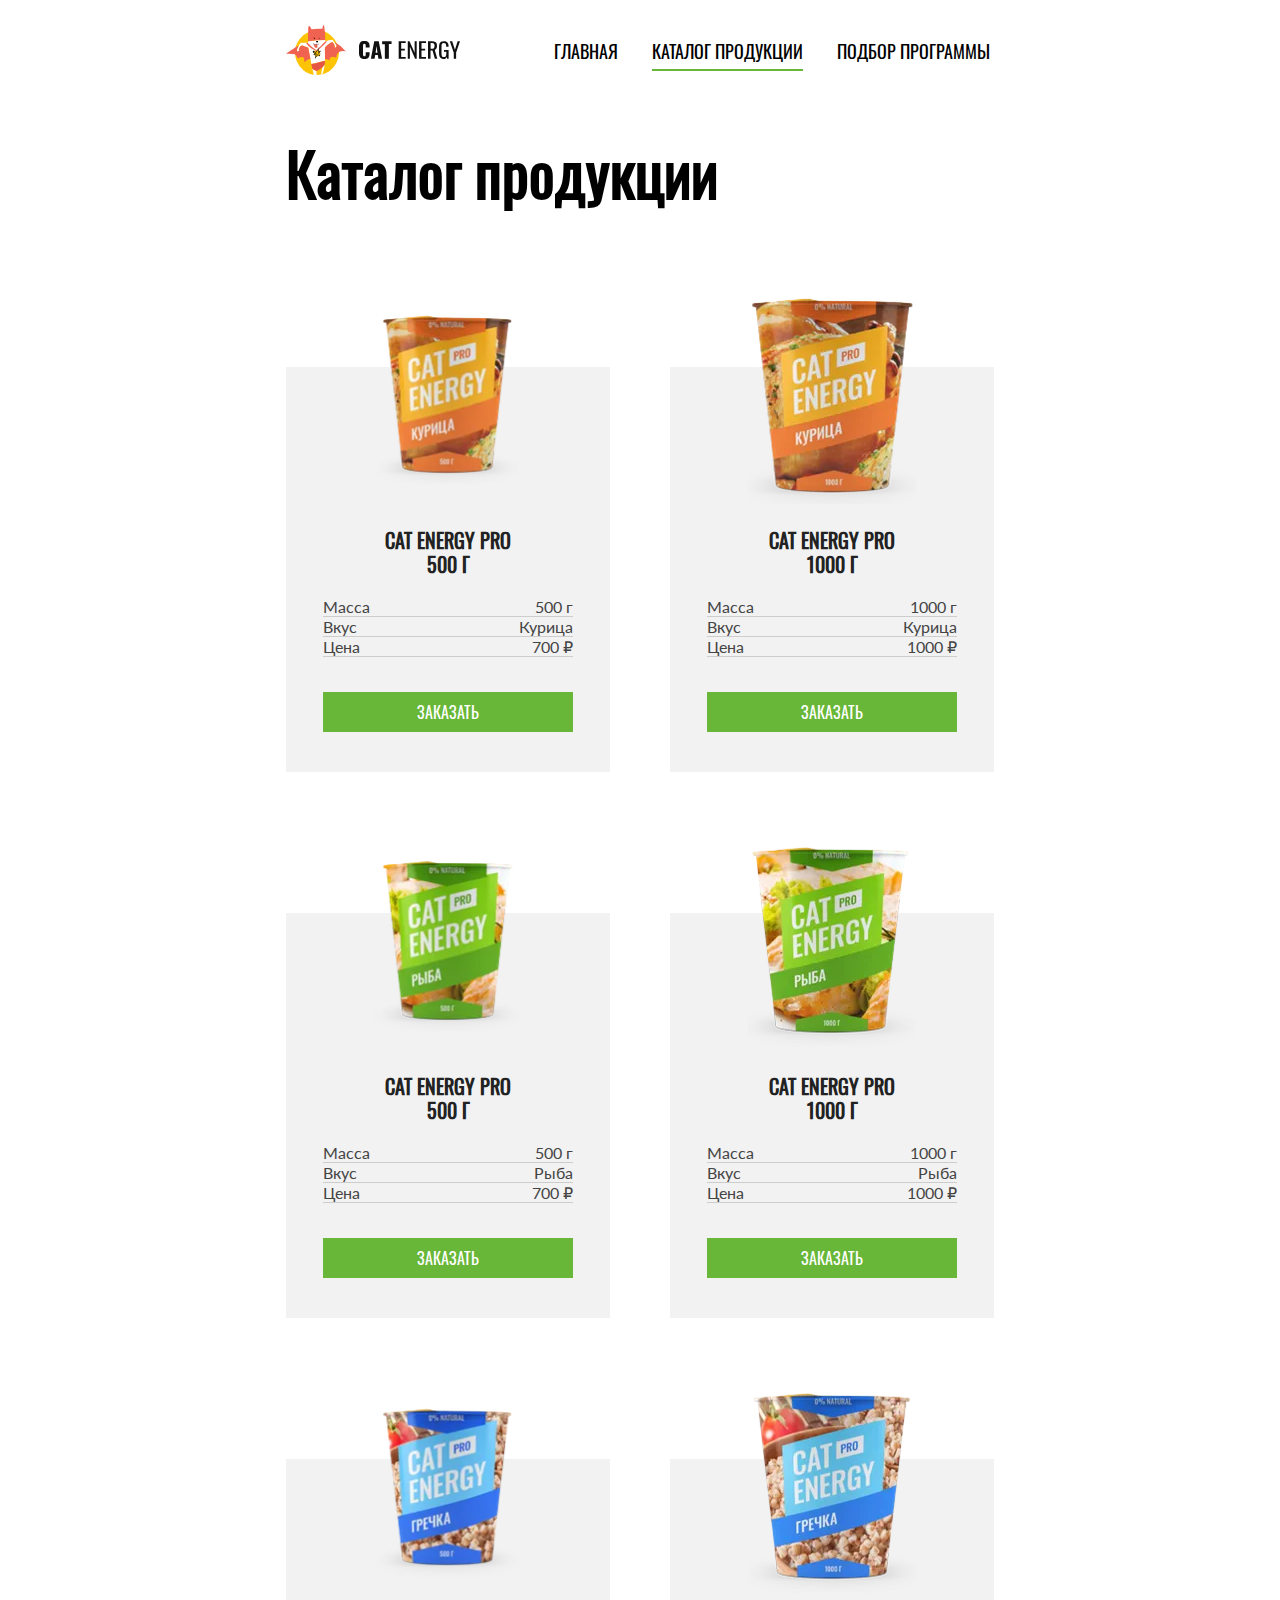
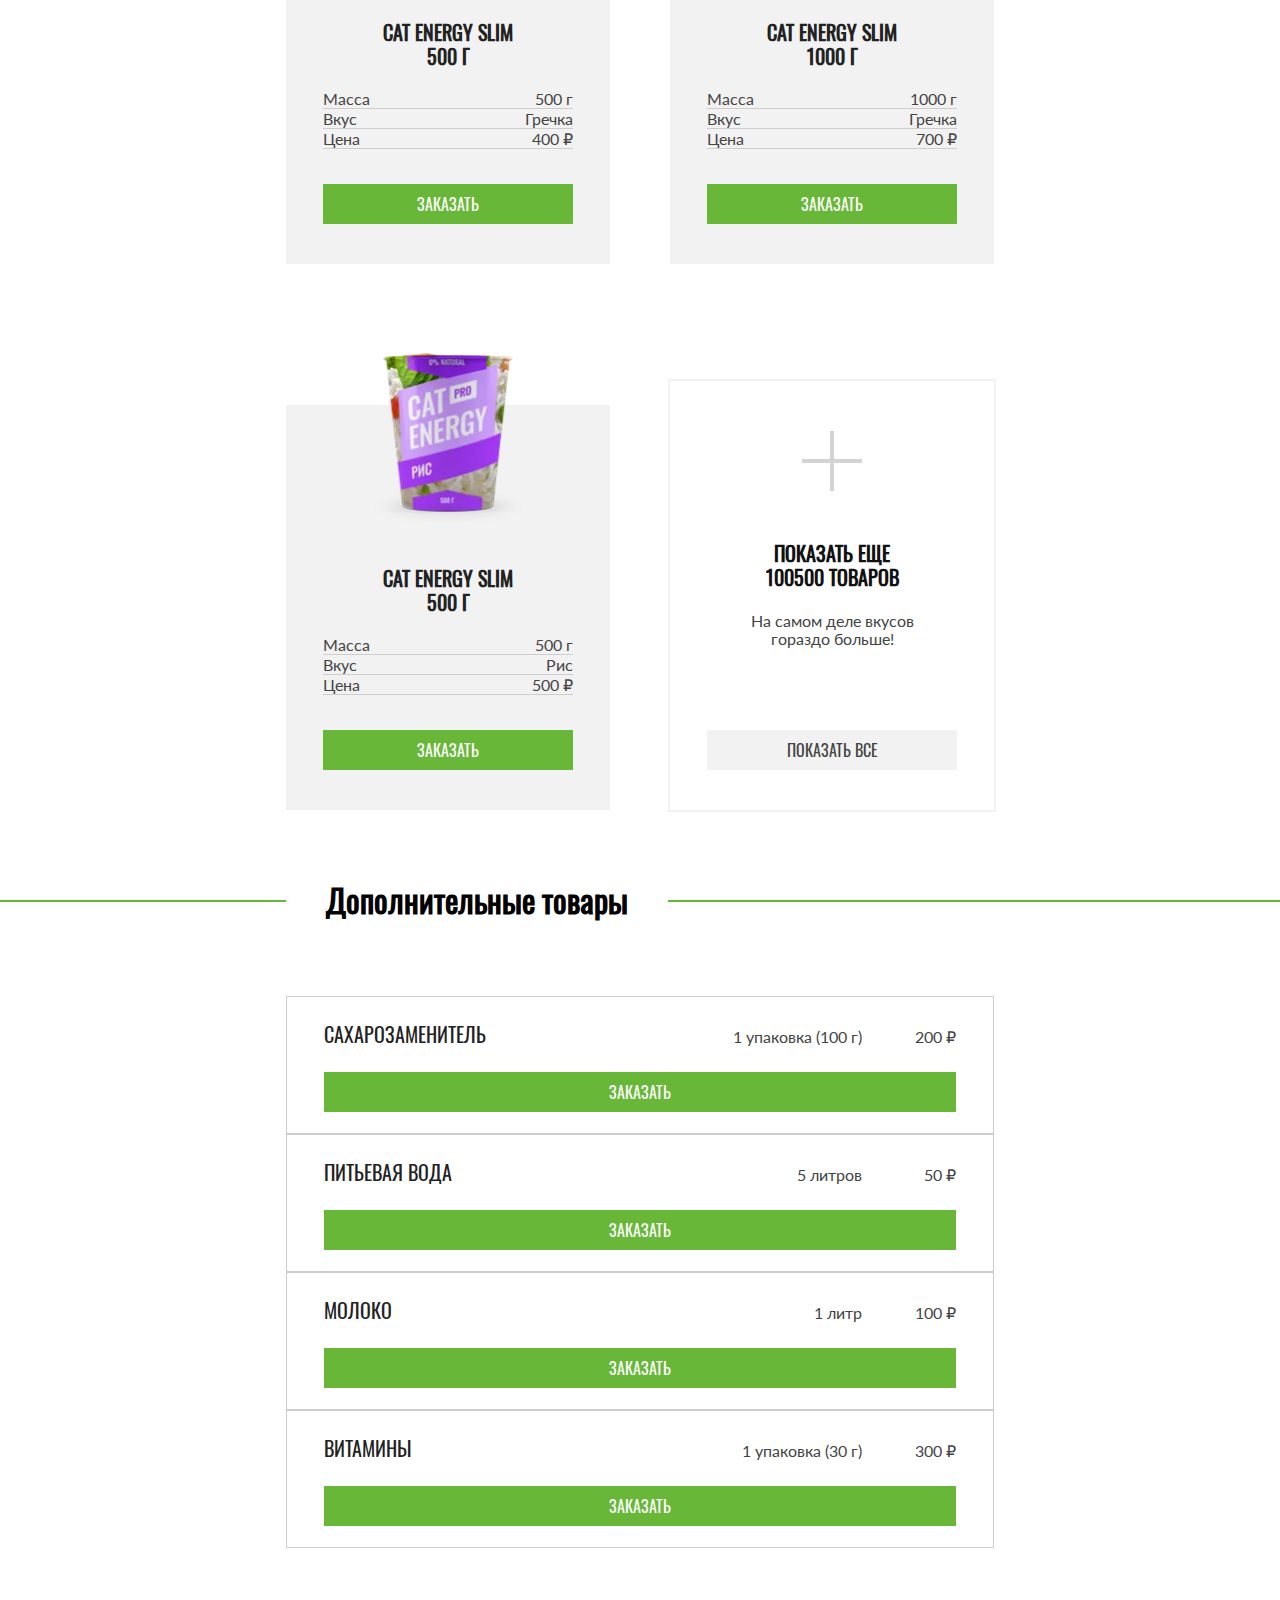
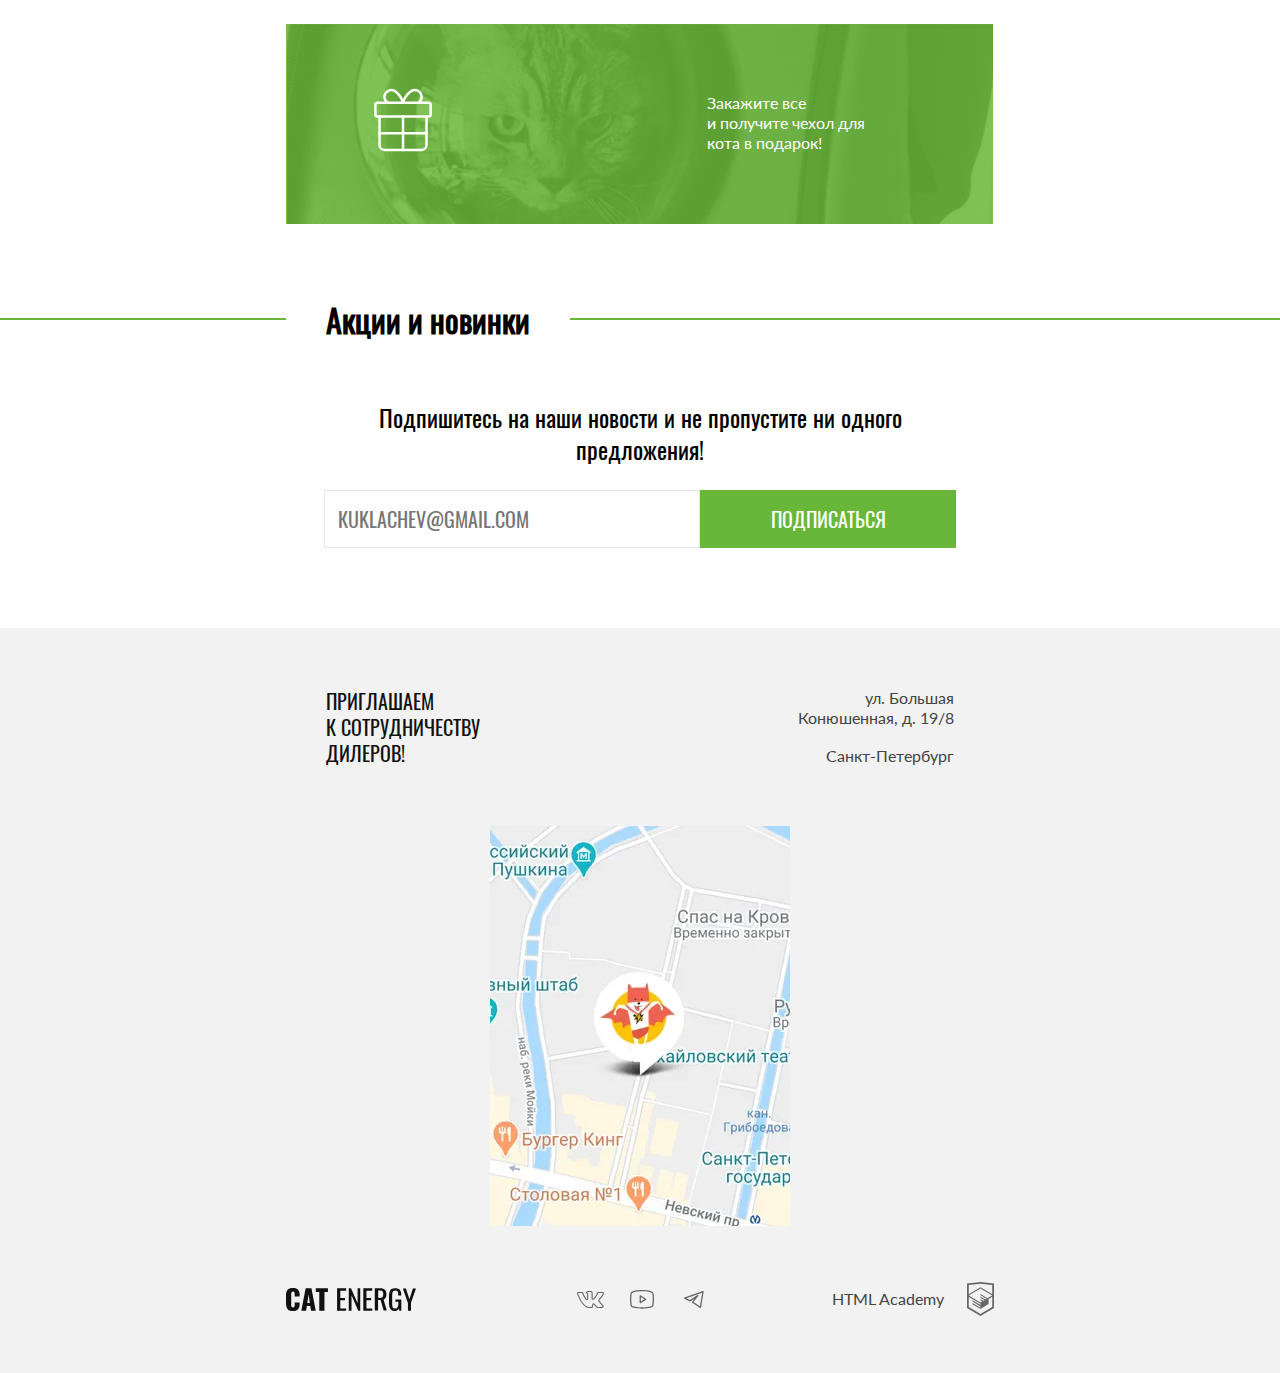
<file: 1/catalog.html>
<!DOCTYPE html><html class="page" lang="ru"><head><meta charset="UTF-8"><title>Cat-Energy</title><meta name="viewport" content="width=device-width,initial-scale=1"><link rel="icon" href="favicon.ico"><link rel="icon" href="favicons/icon.svg" type="image/svg+xml"><link rel="apple-touch-icon" href="favicons/apple.png"><link rel="manifest" href="manifest.webmanifest"><link rel="stylesheet" href="styles/styles.css"><script src="scripts/index.js" defer="defer"></script></head><body class="page__body"><header class="main-header main-header--catalog"><div class="main-header__container"><a class="main-header__logo-link logo" href="index.html"><picture><source media="(min-width: 1440px)" srcset="images/content-site/image-logo/logo-desktop.svg" width="70" height="59" type="image/svg+xml"><source media="(min-width: 768px)" srcset="images/content-site/image-logo/logo-tablet.svg" width="60" height="50" type="image/svg+xml"><img class="logo__image" src="images/content-site/image-logo/logo-mobile.svg" width="33" height="38" alt="Логотип магазина Кет-Энерджи"></picture><img class="logo__text" src="images/content-site/image-logo/logo-text.svg" width="101" height="18" alt="Текстовый логотип магазина Кет-Энерджи"></a><nav class="main-nav main-nav--closed main-nav--nojs main-nav--catalog"><button class="main-nav__toggle" type="button"><span class="visually-hidden">Открыть меню</span></button><ul class="main-nav__list"><li class="main-nav__item"><a class="main-nav__link main-nav__link--catalog" href="index.html">Главная</a></li><li class="main-nav__item main-nav__item--current"><a class="main-nav__link main-nav__link--catalog link" href="catalog.html">Каталог продукции</a></li><li class="main-nav__item"><a class="main-nav__link main-nav__link--catalog link" href="#">Подбор программы</a></li></ul></nav></div></header><main class="main-container"><section class="product-catalog"><div class="product-catalog__container"><h1 class="product-catalog__title">Каталог продукции</h1><ul class="card-list"><li class="card-list__item product-card"><div class="product-card__image-wrapper"><a class="product-card__link" href="#"><picture><source media="(min-width: 1440px)" width="161" height="172" type="image/png" srcset="images/content-product/catalog-1-desktop@1x.webp, images/content-product/catalog-1-desktop@2x.webp 2x"><source media="(min-width: 768px)" width="161" height="172" type="image/png" srcset="images/content-product/catalog-1-tablet@1x.webp, images/content-product/catalog-1-tablet@2x.webp 2x"><source media="(min-width: 320px)" width="68" height="86" type="image/png" srcset="images/content-product/catalog-1-mobile@1x.webp, images/content-product/catalog-1-mobile@2x.webp 2x"><source media="(min-width: 1440px)" width="161" height="172" type="image/png" srcset="images/content-product/catalog-1-desktop@1x.png, images/content-product/catalog-1-desktop@2x.png 2x"><source media="(min-width: 768px)" width="161" height="172" type="image/png" srcset="images/content-product/catalog-1-tablet@1x.png, images/content-product/catalog-1-tablet@2x.png 2x"><img class="product-card__image" src="images/content-product/catalog-1-mobile@1x.png" srcset="images/content-product/catalog-1-mobile@2x.png 2x" width="68" height="86" alt="Фото продукта, вкус курица 500г"></picture></a></div><a class="product-card__link" href="#"><h3 class="product-card__title">Cat Energy PRO 500 г</h3></a><dl class="product-card__specifications"><div class="product-card__wrapper"><dt class="product-card__term">Масса</dt><dd class="product-card__value">500 г</dd></div><div class="product-card__wrapper"><dt class="product-card__term">Вкус</dt><dd class="product-card__value">Курица</dd></div><div class="product-card__wrapper"><dt class="product-card__term">Цена</dt><dd class="product-card__value">700 ₽</dd></div></dl><a class="product-card__button-link button-link" href="#">Заказать</a></li><li class="card-list__item product-card"><div class="product-card__image-wrapper"><a class="product-card__link" href="#"><picture><source media="(min-width: 1440px)" width="172" height="196" type="image/png" srcset="images/content-product/catalog-2-desktop@1x.webp, images/content-product/catalog-2-desktop@2x.webp 2x"><source media="(min-width: 768px)" width="168" height="206" type="image/png" srcset="images/content-product/catalog-2-tablet@1x.webp, images/content-product/catalog-2-tablet@2x.webp 2x"><source media="(min-width: 320px)" width="84" height="100" type="image/png" srcset="images/content-product/catalog-2-mobile@1x.webp, images/content-product/catalog-2-mobile@2x.webp 2x"><source media="(min-width: 1440px)" width="172" height="196" type="image/png" srcset="images/content-product/catalog-2-desktop@1x.png, images/content-product/catalog-2-desktop@2x.png 2x"><source media="(min-width: 768px)" width="168" height="206" type="image/png" srcset="images/content-product/catalog-2-tablet@1x.png, images/content-product/catalog-2-tablet@2x.png 2x"><img class="product-card__image product-card__image--big" src="images/content-product/catalog-2-mobile@1x.png" srcset="images/content-product/catalog-2-mobile@2x.png 2x" width="84" height="100" alt="Фото продукта, вкус курица 1000г"></picture></a></div><a class="product-card__link" href="#"><h3 class="product-card__title">Cat Energy PRO 1000 г</h3></a><dl class="product-card__specifications"><div class="product-card__wrapper"><dt class="product-card__term">Масса</dt><dd class="product-card__value">1000 г</dd></div><div class="product-card__wrapper"><dt class="product-card__term">Вкус</dt><dd class="product-card__value">Курица</dd></div><div class="product-card__wrapper"><dt class="product-card__term">Цена</dt><dd class="product-card__value">1000 ₽</dd></div></dl><a class="product-card__button-link button-link" href="#">Заказать</a></li><li class="card-list__item product-card"><div class="product-card__image-wrapper"><a class="product-card__link" href="#"><picture><source media="(min-width: 1440px)" width="163" height="174" type="image/png" srcset="images/content-product/catalog-3-desktop@1x.webp, images/content-product/catalog-3-desktop@2x.webp 2x"><source media="(min-width: 768px)" width="163" height="174" type="image/png" srcset="images/content-product/catalog-3-tablet@1x.webp, images/content-product/catalog-3-tablet@2x.webp 2x"><source media="(min-width: 320px)" width="68" height="78" type="image/png" srcset="images/content-product/catalog-3-mobile@1x.webp, images/content-product/catalog-3-mobile@2x.webp 2x"><source media="(min-width: 1440px)" width="163" height="174" type="image/png" srcset="images/content-product/catalog-3-desktop@1x.png, images/content-product/catalog-3-desktop@2x.png 2x"><source media="(min-width: 768px)" width="163" height="174" type="image/png" srcset="images/content-product/catalog-3-tablet@1x.png, images/content-product/catalog-3-tablet@2x.png 2x"><img class="product-card__image" src="images/content-product/catalog-3-mobile@1x.png" srcset="images/content-product/catalog-3-mobile@2x.png 2x" width="68" height="78" alt="Фото продукта, вкус рыба 500г"></picture></a></div><a class="product-card__link" href="#"><h3 class="product-card__title">Cat Energy PRO 500 г</h3></a><dl class="product-card__specifications"><div class="product-card__wrapper"><dt class="product-card__term">Масса</dt><dd class="product-card__value">500 г</dd></div><div class="product-card__wrapper"><dt class="product-card__term">Вкус</dt><dd class="product-card__value">Рыба</dd></div><div class="product-card__wrapper"><dt class="product-card__term">Цена</dt><dd class="product-card__value">700 ₽</dd></div></dl><a class="product-card__button-link button-link" href="#">Заказать</a></li><li class="card-list__item product-card"><div class="product-card__image-wrapper"><a class="product-card__link" href="#"><picture><source media="(min-width: 1440px)" width="172" height="196" type="image/png" srcset="images/content-product/catalog-4-desktop@1x.webp, images/content-product/catalog-4-desktop@2x.webp 2x"><source media="(min-width: 768px)" width="168" height="200" type="image/png" srcset="images/content-product/catalog-4-tablet@1x.webp, images/content-product/catalog-4-tablet@2x.webp 2x"><source media="(min-width: 320px)" width="84" height="100" type="image/png" srcset="images/content-product/catalog-4-mobile@1x.webp, images/content-product/catalog-4-mobile@2x.webp 2x"><source media="(min-width: 1440px)" width="172" height="196" type="image/png" srcset="images/content-product/catalog-4-desktop@1x.png, images/content-product/catalog-4-desktop@2x.png 2x"><source media="(min-width: 768px)" width="168" height="200" type="image/png" srcset="images/content-product/catalog-4-tablet@1x.png, images/content-product/catalog-4-tablet@2x.png 2x"><img class="product-card__image product-card__image--big" src="images/content-product/catalog-4-mobile@1x.png" srcset="images/content-product/catalog-4-mobile@2x.png 2x" width="84" height="100" alt="Фото продукта, вкус рыба 1000г"></picture></a></div><a class="product-card__link" href="#"><h3 class="product-card__title">Cat Energy PRO 1000 г</h3></a><dl class="product-card__specifications"><div class="product-card__wrapper"><dt class="product-card__term">Масса</dt><dd class="product-card__value">1000 г</dd></div><div class="product-card__wrapper"><dt class="product-card__term">Вкус</dt><dd class="product-card__value">Рыба</dd></div><div class="product-card__wrapper"><dt class="product-card__term">Цена</dt><dd class="product-card__value">1000 ₽</dd></div></dl><a class="product-card__button-link button-link" href="#">Заказать</a></li><li class="card-list__item product-card"><div class="product-card__image-wrapper"><a class="product-card__link" href="#"><picture><source media="(min-width: 1440px)" width="161" height="171" type="image/png" srcset="images/content-product/catalog-5-desktop@1x.webp, images/content-product/catalog-5-desktop@2x.webp 2x"><source media="(min-width: 768px)" width="161" height="171" type="image/png" srcset="images/content-product/catalog-5-tablet@1x.webp, images/content-product/catalog-5-tablet@2x.webp 2x"><source media="(min-width: 320px)" width="68" height="78" type="image/png" srcset="images/content-product/catalog-5-mobile@1x.webp, images/content-product/catalog-5-mobile@2x.webp 2x"><source media="(min-width: 1440px)" width="161" height="171" type="image/png" srcset="images/content-product/catalog-5-desktop@1x.png, images/content-product/catalog-5-desktop@2x.png 2x"><source media="(min-width: 768px)" width="161" height="171" type="image/png" srcset="images/content-product/catalog-5-tablet@1x.png, images/content-product/catalog-5-tablet@2x.png 2x"><img class="product-card__image" src="images/content-product/catalog-5-mobile@1x.png" srcset="images/content-product/catalog-5-mobile@2x.png 2x" width="68" height="78" alt="Фото продукта, вкус гречка 500г"></picture></a></div><a class="product-card__link" href="#"><h3 class="product-card__title">Cat Energy SLIM 500 г</h3></a><dl class="product-card__specifications"><div class="product-card__wrapper"><dt class="product-card__term">Масса</dt><dd class="product-card__value">500 г</dd></div><div class="product-card__wrapper"><dt class="product-card__term">Вкус</dt><dd class="product-card__value">Гречка</dd></div><div class="product-card__wrapper"><dt class="product-card__term">Цена</dt><dd class="product-card__value">400 ₽</dd></div></dl><a class="product-card__button-link button-link" href="#">Заказать</a></li><li class="card-list__item product-card"><div class="product-card__image-wrapper"><a class="product-card__link" href="#"><picture><source media="(min-width: 1440px)" width="172" height="196" type="image/png" srcset="images/content-product/catalog-6-desktop@1x.webp, images/content-product/catalog-6-desktop@2x.webp 2x"><source media="(min-width: 768px)" width="168" height="200" type="image/png" srcset="images/content-product/catalog-6-tablet@1x.webp, images/content-product/catalog-6-tablet@2x.webp 2x"><source media="(min-width: 320px)" width="84" height="100" type="image/png" srcset="images/content-product/catalog-6-mobile@1x.webp, images/content-product/catalog-6-mobile@2x.webp 2x"><source media="(min-width: 1440px)" width="172" height="196" type="image/png" srcset="images/content-product/catalog-6-desktop@1x.png, images/content-product/catalog-6-desktop@2x.png 2x"><source media="(min-width: 768px)" width="168" height="200" type="image/png" srcset="images/content-product/catalog-6-tablet@1x.png, images/content-product/catalog-6-tablet@2x.png 2x"><img class="product-card__image product-card__image--big" src="images/content-product/catalog-6-mobile@1x.png" srcset="images/content-product/catalog-6-mobile@2x.png 2x" width="84" height="100" alt="Фото продукта, вкус гречка 1000г"></picture></a></div><a class="product-card__link" href="#"><h3 class="product-card__title">Cat Energy SLIM 1000 г</h3></a><dl class="product-card__specifications"><div class="product-card__wrapper"><dt class="product-card__term">Масса</dt><dd class="product-card__value">1000 г</dd></div><div class="product-card__wrapper"><dt class="product-card__term">Вкус</dt><dd class="product-card__value">Гречка</dd></div><div class="product-card__wrapper"><dt class="product-card__term">Цена</dt><dd class="product-card__value">700 ₽</dd></div></dl><a class="product-card__button-link button-link" href="#">Заказать</a></li><li class="card-list__item product-card"><div class="product-card__image-wrapper"><a class="product-card__link" href="#"><picture><source media="(min-width: 1440px)" width="163" height="174" type="image/png" srcset="images/content-product/catalog-7-desktop@1x.webp, images/content-product/catalog-7-desktop@2x.webp 2x"><source media="(min-width: 768px)" width="163" height="174" type="image/png" srcset="images/content-product/catalog-7-tablet@1x.webp, images/content-product/catalog-7-tablet@2x.webp 2x"><source media="(min-width: 320px)" width="72" height="84" type="image/png" srcset="images/content-product/catalog-7-mobile@1x.webp, images/content-product/catalog-7-mobile@2x.webp 2x"><source media="(min-width: 1440px)" width="163" height="174" type="image/png" srcset="images/content-product/catalog-7-desktop@1x.png, images/content-product/catalog-7-desktop@2x.png 2x"><source media="(min-width: 768px)" width="163" height="174" type="image/png" srcset="images/content-product/catalog-7-tablet@1x.png, images/content-product/catalog-7-tablet@2x.png 2x"><img class="product-card__image" src="images/content-product/catalog-7-mobile@1x.png" srcset="images/content-product/catalog-7-mobile@2x.png 2x" width="72" height="84" alt="Фото продукта, вкус рис 500г"></picture></a></div><a class="product-card__link" href="#"><h3 class="product-card__title">Cat Energy SLIM 500 г</h3></a><dl class="product-card__specifications"><div class="product-card__wrapper"><dt class="product-card__term">Масса</dt><dd class="product-card__value">500 г</dd></div><div class="product-card__wrapper"><dt class="product-card__term">Вкус</dt><dd class="product-card__value">Рис</dd></div><div class="product-card__wrapper"><dt class="product-card__term">Цена</dt><dd class="product-card__value">500 ₽</dd></div></dl><a class="product-card__button-link button-link" href="#">Заказать</a></li><li class="product-card card-list__item card-list__item--all"><a class="product-card__link product-card__link--view-all" href="#"><h3 class="product-card__title product-card__title--view-all">Показать еще 100500 товаров</h3></a><p class="product-card__description">На самом деле вкусов гораздо больше!</p><a class="product-card__button-link button-link button-link--secondary" href="#">Показать все</a></li></ul></div></section><section class="extra-sale"><div class="extra-sale__container"><h2 class="extra-sale__title">Дополнительные товары</h2><ul class="extra-product"><li class="extra-product__item"><dl class="extra-product__row"><dt class="extra-product__name"><a class="extra-product__link" href="#">Сахарозаменитель</a></dt><dd class="extra-product__data">1 упаковка (100 г)</dd><dt class="visually-hidden">Цена</dt><dd class="extra-product__price">200 ₽</dd></dl><a class="extra-product__button-link button-link" href="#">Заказать</a></li><li class="extra-product__item"><dl class="extra-product__row"><dt class="extra-product__name"><a class="extra-product__link" href="#">Питьевая вода</a></dt><dd class="extra-product__data">5 литров</dd><dt class="visually-hidden">Цена</dt><dd class="extra-product__price">50 ₽</dd></dl><a class="extra-product__button-link button-link" href="#">Заказать</a></li><li class="extra-product__item"><dl class="extra-product__row"><dt class="extra-product__name"><a class="extra-product__link" href="#">Молоко</a></dt><dd class="extra-product__data">1 литр</dd><dt class="visually-hidden">Цена</dt><dd class="extra-product__price">100 ₽</dd></dl><a class="extra-product__button-link button-link" href="#">Заказать</a></li><li class="extra-product__item"><dl class="extra-product__row"><dt class="extra-product__name"><a class="extra-product__link" href="#">Витамины</a></dt><dd class="extra-product__data">1 упаковка (30 г)</dd><dt class="visually-hidden">Цена</dt><dd class="extra-product__price">300 ₽</dd></dl><a class="extra-product__button-link button-link" href="#">Заказать</a></li></ul><aside class="promo-banner"><p class="promo-banner__description">Закажите все и&nbsp;получите чехол для кота в подарок!</p></aside></div></section><section class="sales"><div class="sales__container"><h2 class="sales__title">Акции и новинки</h2><div class="subscribe"><p class="subscribe__description">Подпишитесь на наши новости и не пропустите ни одного предложения!</p><form class="subscribe__form" action="https://echo.htmlacademy.ru/" method="post"><label class="visually-hidden" for="email">Укажите ваш email</label> <input class="subscribe__input-email error" name="email" id="email" type="email" placeholder="кuklachev@gmail.com" required> <button class="subscribe-button button" type="submit">Подписаться</button></form></div></div></section><section class="contacts contacts--catalog"><h2 class="visually-hidden">Наши контакты</h2><div class="contacts__container"><p class="contacts__description">Приглашаем к&nbsp;сотрудничеству дилеров!</p><address class="contacts__address"><p class="contacts__street">ул. Большая Конюшенная, д. 19/8</p><p class="contacts__city">Санкт-Петербург</p></address></div><div class="contacts__map-wrapper"><picture><source media="(min-width: 1330px)" width="1440" height="400" type="image/png" srcset="images/content-site/image-map/map-image-desktop@1x.webp, images/content-site/image-map/map-image-desktop@2x.webp 2x"><source media="(min-width: 768px)" width="768" height="400" type="image/png" srcset="images/content-site/image-map/map-image-tablet@1x.webp, images/content-site/image-map/map-image-tablet@2x.webp 2x"><source media="(min-width: 320px)" width="320" height="362" type="image/png" srcset="images/content-site/image-map/map-image-mobile@1x.webp, images/content-site/image-map/map-image-mobile@2x.webp 2x"><source media="(min-width: 1330px)" width="1440" height="400" type="image/png" srcset="images/content-site/image-map/map-image-desktop@1x.png, images/content-site/image-map/map-image-desktop@2x.png 2x"><source media="(min-width: 768px)" width="768" height="400" type="image/png" srcset="images/content-site/image-map/map-image-tablet@1x.png, images/content-site/image-map/map-image-tablet@2x.png 2x"><img class="contacts__map-image" src="images/content-site/image-map/map-image-mobile@1x.png" srcset="images/content-site/image-map/map-image-mobile@2x.png 2x" width="320" height="362" alt="Карта нахождения магазина"></picture><iframe src="https://yandex.ru/map-widget/v1/?um=constructor%3Ad93451f90dfaccffbdd1e84139b594c5369af35f954f54a7e835a7216aa26938&amp;source=constructor" width="500" height="362"></iframe></div></section></main><footer class="footer"><div class="footer__container"><div class="footer__logo"><a class="footer__logo-link logo" href="index.html"><img class="footer__logo-link-text logo__text" src="images/content-site/image-logo/logo-text.svg" width="128" height="24" alt="Текстовый логотип магазина Кет-Энерджи"></a></div><ul class="social"><li class="social__item"><a class="social__link social__link--vkontakte" href="https://vk.com/htmlacademy"><span class="visually-hidden">Мы в Вконтакте</span></a></li><li class="social__item"><a class="social__link social__link--youtube" href="https://www.youtube.com/user/htmlacademyru"><span class="visually-hidden">Мы в Ютубе</span></a></li><li class="social__item"><a class="social__link social__link--telegram" href="https://t.me/htmlacademy"><span class="visually-hidden">Мы в Телеграме</span></a></li></ul><div class="developer"><a class="developer__icon" href="htmlacademy.ru"><span class="developer__text">HTML Academy</span> <span class="visually-hidden">Школа разработавшая этот проект</span></a></div></div></footer></body></html>
</file>
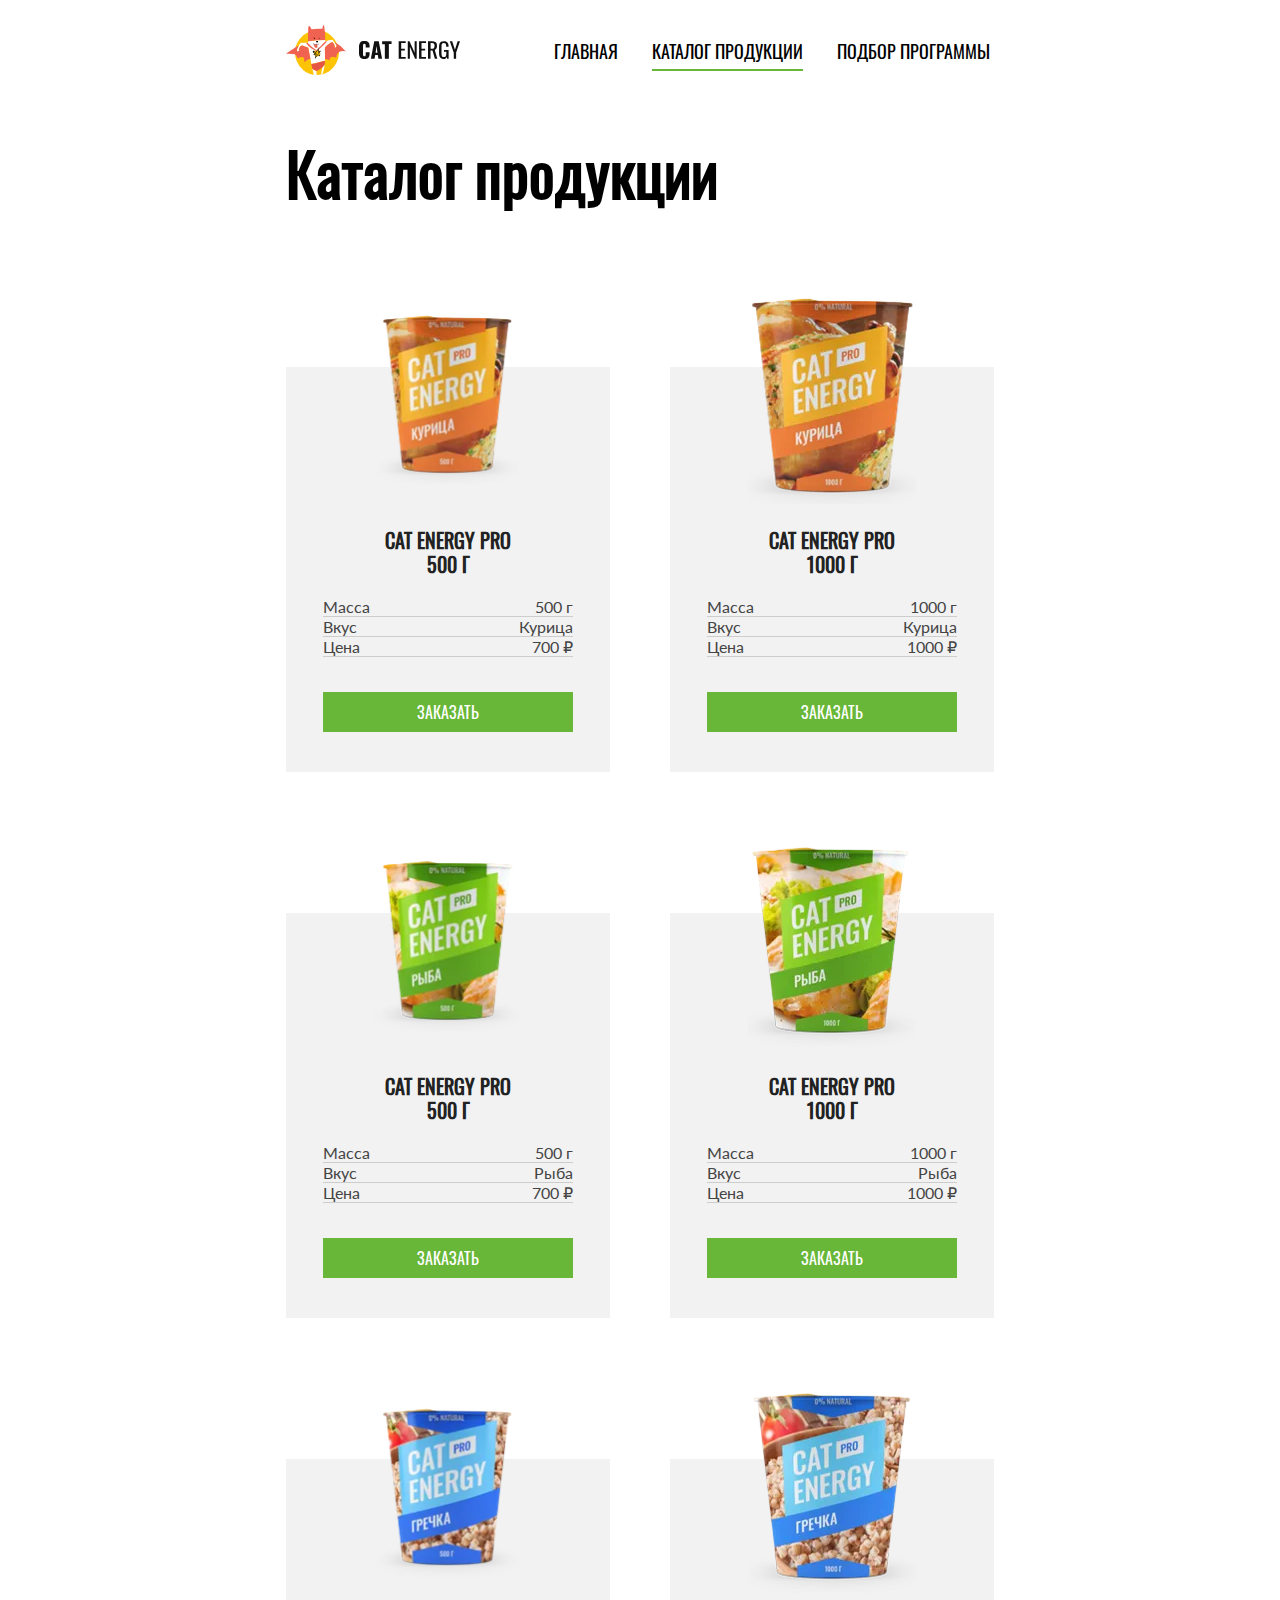
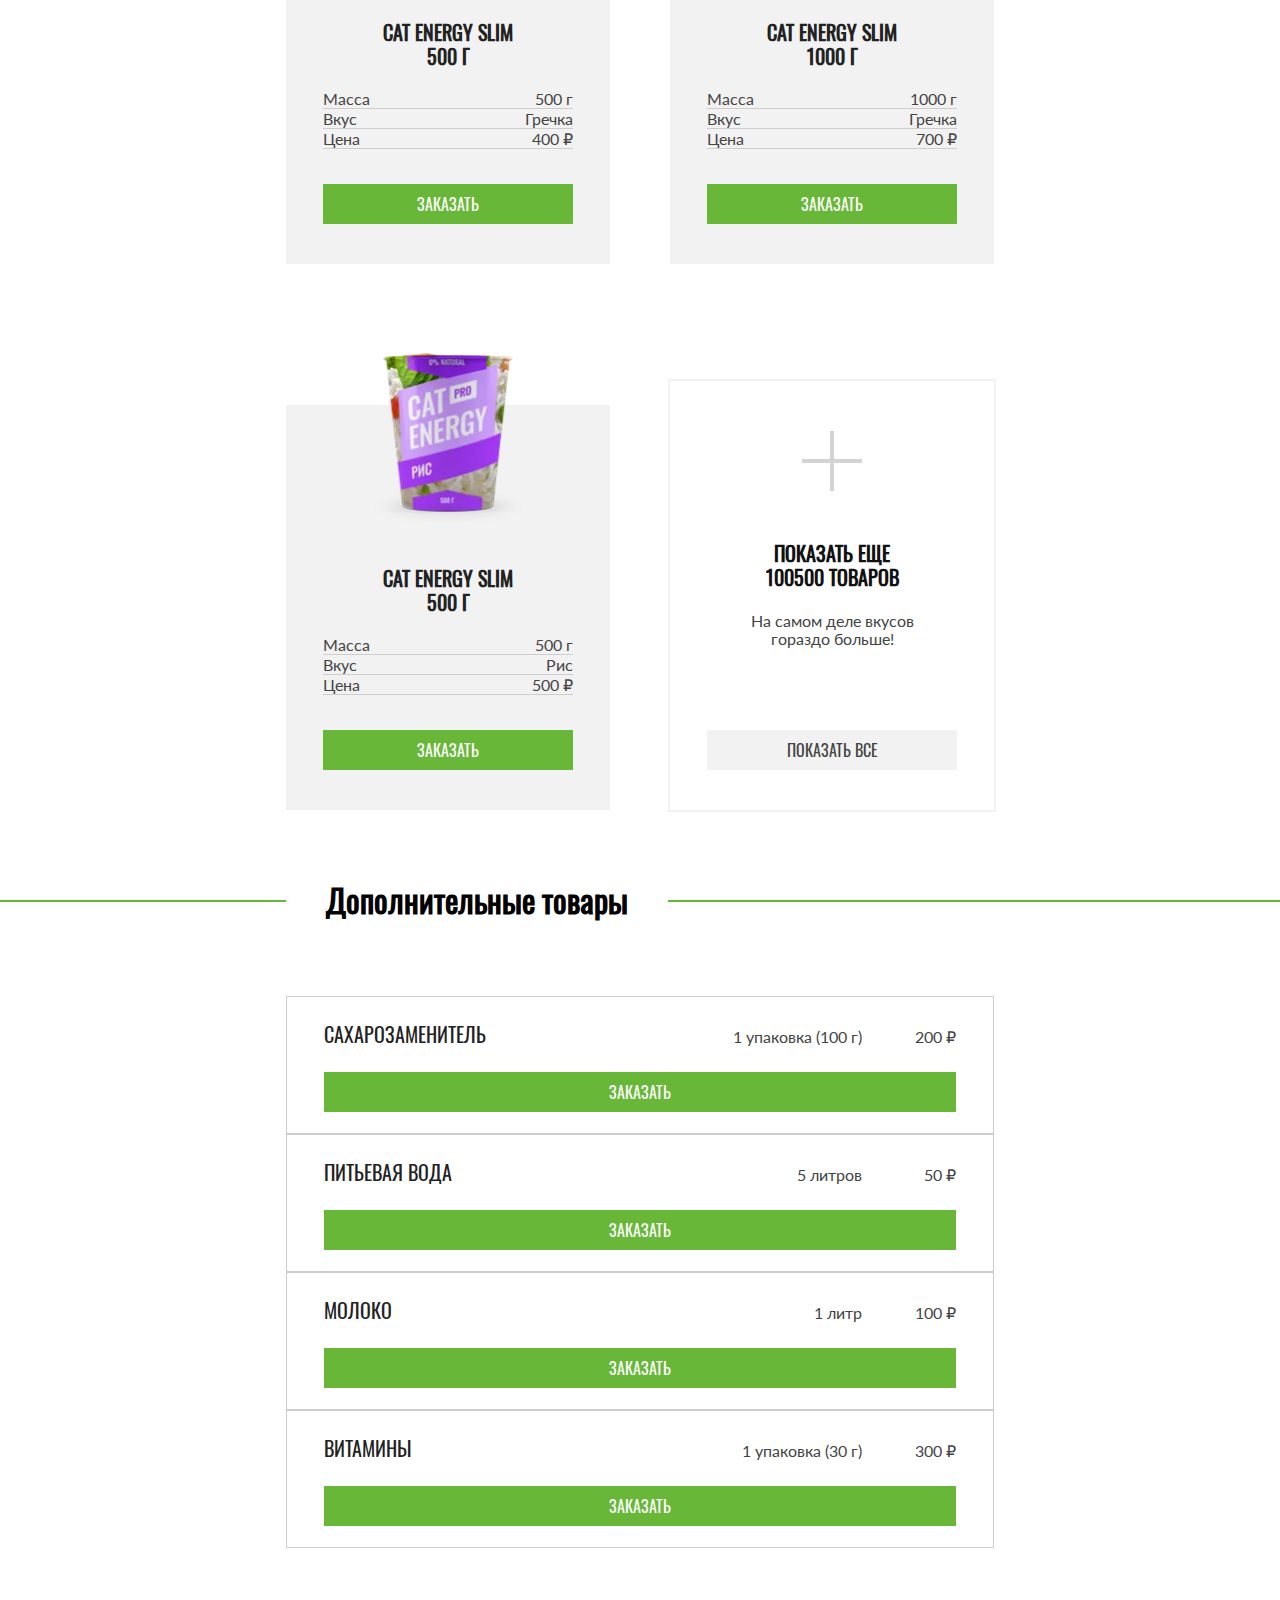
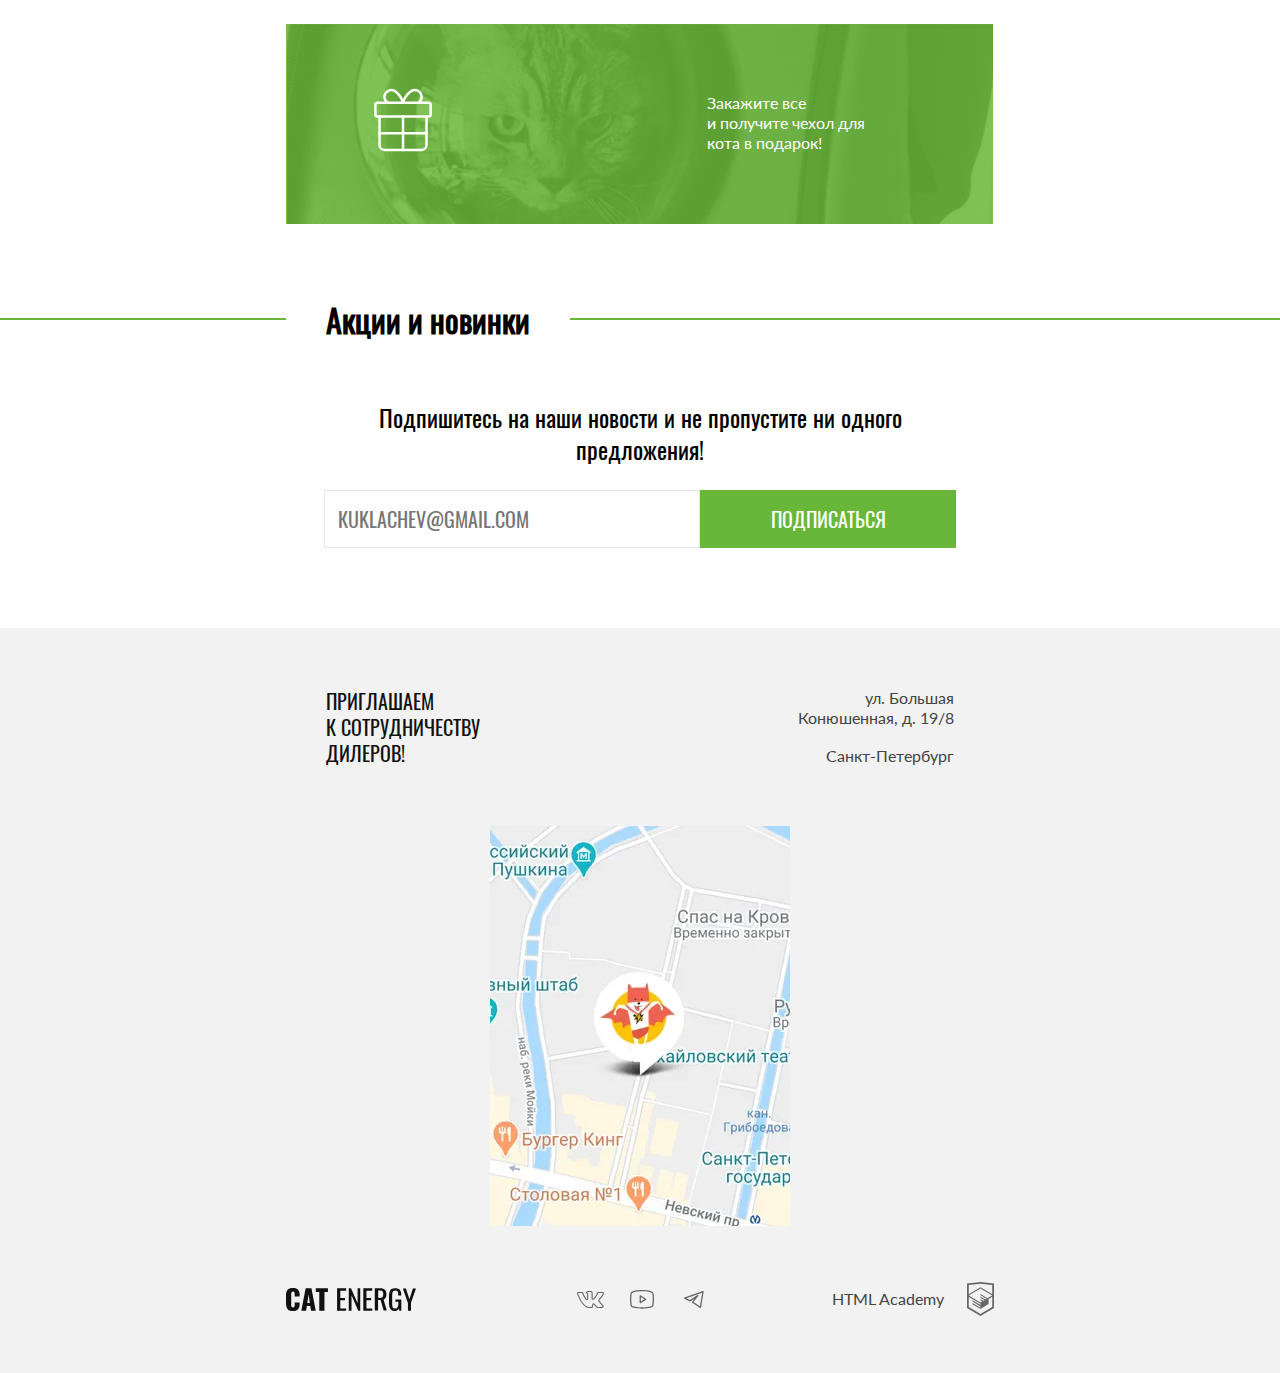
<file: 2/catalog.html>
<!DOCTYPE html><html class="page" lang="ru"><head><meta charset="UTF-8"><title>Cat-Energy</title><meta name="viewport" content="width=device-width,initial-scale=1"><link rel="icon" href="favicon.ico"><link rel="icon" href="favicons/icon.svg" type="image/svg+xml"><link rel="apple-touch-icon" href="favicons/apple.png"><link rel="manifest" href="manifest.webmanifest"><link rel="stylesheet" href="styles/styles.css"><script src="scripts/index.js" defer="defer"></script></head><body class="page__body"><header class="main-header main-header--catalog"><div class="main-header__container"><a class="main-header__logo-link logo" href="index.html"><picture><source media="(min-width: 1440px)" srcset="images/content-site/image-logo/logo-desktop.svg" width="70" height="59" type="image/svg+xml"><source media="(min-width: 768px)" srcset="images/content-site/image-logo/logo-tablet.svg" width="60" height="50" type="image/svg+xml"><img class="logo__image" src="images/content-site/image-logo/logo-mobile.svg" width="33" height="38" alt="Логотип магазина Кет-Энерджи"></picture><img class="logo__text" src="images/content-site/image-logo/logo-text.svg" width="101" height="18" alt="Текстовый логотип магазина Кет-Энерджи"></a><nav class="main-nav main-nav--closed main-nav--nojs main-nav--catalog"><button class="main-nav__toggle" type="button"><span class="visually-hidden">Открыть меню</span></button><ul class="main-nav__list"><li class="main-nav__item"><a class="main-nav__link main-nav__link--catalog" href="index.html">Главная</a></li><li class="main-nav__item"><a class="main-nav__link main-nav__link--catalog link main-nav__item--current" href="catalog.html">Каталог продукции</a></li><li class="main-nav__item"><a class="main-nav__link main-nav__link--catalog link" href="#">Подбор программы</a></li></ul></nav></div></header><main class="main-container"><section class="product-catalog"><div class="product-catalog__container"><h1 class="product-catalog__title">Каталог продукции</h1><ul class="card-list"><li class="card-list__item product-card"><div class="product-card__image-wrapper"><a class="product-card__link" href="#"><picture><source media="(min-width: 1440px)" width="161" height="172" type="image/png" srcset="images/content-product/catalog-1-desktop@1x.webp, images/content-product/catalog-1-desktop@2x.webp 2x"><source media="(min-width: 768px)" width="161" height="172" type="image/png" srcset="images/content-product/catalog-1-tablet@1x.webp, images/content-product/catalog-1-tablet@2x.webp 2x"><source media="(min-width: 320px)" width="68" height="86" type="image/png" srcset="images/content-product/catalog-1-mobile@1x.webp, images/content-product/catalog-1-mobile@2x.webp 2x"><source media="(min-width: 1440px)" width="161" height="172" type="image/png" srcset="images/content-product/catalog-1-desktop@1x.png, images/content-product/catalog-1-desktop@2x.png 2x"><source media="(min-width: 768px)" width="161" height="172" type="image/png" srcset="images/content-product/catalog-1-tablet@1x.png, images/content-product/catalog-1-tablet@2x.png 2x"><img class="product-card__image" src="images/content-product/catalog-1-mobile@1x.png" srcset="images/content-product/catalog-1-mobile@2x.png 2x" width="68" height="86" alt="Фото продукта, вкус курица 500г"></picture></a></div><a class="product-card__link" href="#"><h3 class="product-card__title">Cat Energy PRO 500 г</h3></a><dl class="product-card__specifications"><div class="product-card__wrapper"><dt class="product-card__term">Масса</dt><dd class="product-card__value">500 г</dd></div><div class="product-card__wrapper"><dt class="product-card__term">Вкус</dt><dd class="product-card__value">Курица</dd></div><div class="product-card__wrapper"><dt class="product-card__term">Цена</dt><dd class="product-card__value">700 ₽</dd></div></dl><a class="product-card__button-link button-link" href="#">Заказать</a></li><li class="card-list__item product-card"><div class="product-card__image-wrapper"><a class="product-card__link" href="#"><picture><source media="(min-width: 1440px)" width="172" height="196" type="image/png" srcset="images/content-product/catalog-2-desktop@1x.webp, images/content-product/catalog-2-desktop@2x.webp 2x"><source media="(min-width: 768px)" width="168" height="206" type="image/png" srcset="images/content-product/catalog-2-tablet@1x.webp, images/content-product/catalog-2-tablet@2x.webp 2x"><source media="(min-width: 320px)" width="84" height="100" type="image/png" srcset="images/content-product/catalog-2-mobile@1x.webp, images/content-product/catalog-2-mobile@2x.webp 2x"><source media="(min-width: 1440px)" width="172" height="196" type="image/png" srcset="images/content-product/catalog-2-desktop@1x.png, images/content-product/catalog-2-desktop@2x.png 2x"><source media="(min-width: 768px)" width="168" height="206" type="image/png" srcset="images/content-product/catalog-2-tablet@1x.png, images/content-product/catalog-2-tablet@2x.png 2x"><img class="product-card__image product-card__image--big" src="images/content-product/catalog-2-mobile@1x.png" srcset="images/content-product/catalog-2-mobile@2x.png 2x" width="84" height="100" alt="Фото продукта, вкус курица 1000г"></picture></a></div><a class="product-card__link" href="#"><h3 class="product-card__title">Cat Energy PRO 1000 г</h3></a><dl class="product-card__specifications"><div class="product-card__wrapper"><dt class="product-card__term">Масса</dt><dd class="product-card__value">1000 г</dd></div><div class="product-card__wrapper"><dt class="product-card__term">Вкус</dt><dd class="product-card__value">Курица</dd></div><div class="product-card__wrapper"><dt class="product-card__term">Цена</dt><dd class="product-card__value">1000 ₽</dd></div></dl><a class="product-card__button-link button-link" href="#">Заказать</a></li><li class="card-list__item product-card"><div class="product-card__image-wrapper"><a class="product-card__link" href="#"><picture><source media="(min-width: 1440px)" width="163" height="174" type="image/png" srcset="images/content-product/catalog-3-desktop@1x.webp, images/content-product/catalog-3-desktop@2x.webp 2x"><source media="(min-width: 768px)" width="163" height="174" type="image/png" srcset="images/content-product/catalog-3-tablet@1x.webp, images/content-product/catalog-3-tablet@2x.webp 2x"><source media="(min-width: 320px)" width="68" height="78" type="image/png" srcset="images/content-product/catalog-3-mobile@1x.webp, images/content-product/catalog-3-mobile@2x.webp 2x"><source media="(min-width: 1440px)" width="163" height="174" type="image/png" srcset="images/content-product/catalog-3-desktop@1x.png, images/content-product/catalog-3-desktop@2x.png 2x"><source media="(min-width: 768px)" width="163" height="174" type="image/png" srcset="images/content-product/catalog-3-tablet@1x.png, images/content-product/catalog-3-tablet@2x.png 2x"><img class="product-card__image" src="images/content-product/catalog-3-mobile@1x.png" srcset="images/content-product/catalog-3-mobile@2x.png 2x" width="68" height="78" alt="Фото продукта, вкус рыба 500г"></picture></a></div><a class="product-card__link" href="#"><h3 class="product-card__title">Cat Energy PRO 500 г</h3></a><dl class="product-card__specifications"><div class="product-card__wrapper"><dt class="product-card__term">Масса</dt><dd class="product-card__value">500 г</dd></div><div class="product-card__wrapper"><dt class="product-card__term">Вкус</dt><dd class="product-card__value">Рыба</dd></div><div class="product-card__wrapper"><dt class="product-card__term">Цена</dt><dd class="product-card__value">700 ₽</dd></div></dl><a class="product-card__button-link button-link" href="#">Заказать</a></li><li class="card-list__item product-card"><div class="product-card__image-wrapper"><a class="product-card__link" href="#"><picture><source media="(min-width: 1440px)" width="172" height="196" type="image/png" srcset="images/content-product/catalog-4-desktop@1x.webp, images/content-product/catalog-4-desktop@2x.webp 2x"><source media="(min-width: 768px)" width="168" height="200" type="image/png" srcset="images/content-product/catalog-4-tablet@1x.webp, images/content-product/catalog-4-tablet@2x.webp 2x"><source media="(min-width: 320px)" width="84" height="100" type="image/png" srcset="images/content-product/catalog-4-mobile@1x.webp, images/content-product/catalog-4-mobile@2x.webp 2x"><source media="(min-width: 1440px)" width="172" height="196" type="image/png" srcset="images/content-product/catalog-4-desktop@1x.png, images/content-product/catalog-4-desktop@2x.png 2x"><source media="(min-width: 768px)" width="168" height="200" type="image/png" srcset="images/content-product/catalog-4-tablet@1x.png, images/content-product/catalog-4-tablet@2x.png 2x"><img class="product-card__image product-card__image--big" src="images/content-product/catalog-4-mobile@1x.png" srcset="images/content-product/catalog-4-mobile@2x.png 2x" width="84" height="100" alt="Фото продукта, вкус рыба 1000г"></picture></a></div><a class="product-card__link" href="#"><h3 class="product-card__title">Cat Energy PRO 1000 г</h3></a><dl class="product-card__specifications"><div class="product-card__wrapper"><dt class="product-card__term">Масса</dt><dd class="product-card__value">1000 г</dd></div><div class="product-card__wrapper"><dt class="product-card__term">Вкус</dt><dd class="product-card__value">Рыба</dd></div><div class="product-card__wrapper"><dt class="product-card__term">Цена</dt><dd class="product-card__value">1000 ₽</dd></div></dl><a class="product-card__button-link button-link" href="#">Заказать</a></li><li class="card-list__item product-card"><div class="product-card__image-wrapper"><a class="product-card__link" href="#"><picture><source media="(min-width: 1440px)" width="161" height="171" type="image/png" srcset="images/content-product/catalog-5-desktop@1x.webp, images/content-product/catalog-5-desktop@2x.webp 2x"><source media="(min-width: 768px)" width="161" height="171" type="image/png" srcset="images/content-product/catalog-5-tablet@1x.webp, images/content-product/catalog-5-tablet@2x.webp 2x"><source media="(min-width: 320px)" width="68" height="78" type="image/png" srcset="images/content-product/catalog-5-mobile@1x.webp, images/content-product/catalog-5-mobile@2x.webp 2x"><source media="(min-width: 1440px)" width="161" height="171" type="image/png" srcset="images/content-product/catalog-5-desktop@1x.png, images/content-product/catalog-5-desktop@2x.png 2x"><source media="(min-width: 768px)" width="161" height="171" type="image/png" srcset="images/content-product/catalog-5-tablet@1x.png, images/content-product/catalog-5-tablet@2x.png 2x"><img class="product-card__image" src="images/content-product/catalog-5-mobile@1x.png" srcset="images/content-product/catalog-5-mobile@2x.png 2x" width="68" height="78" alt="Фото продукта, вкус гречка 500г"></picture></a></div><a class="product-card__link" href="#"><h3 class="product-card__title">Cat Energy SLIM 500 г</h3></a><dl class="product-card__specifications"><div class="product-card__wrapper"><dt class="product-card__term">Масса</dt><dd class="product-card__value">500 г</dd></div><div class="product-card__wrapper"><dt class="product-card__term">Вкус</dt><dd class="product-card__value">Гречка</dd></div><div class="product-card__wrapper"><dt class="product-card__term">Цена</dt><dd class="product-card__value">400 ₽</dd></div></dl><a class="product-card__button-link button-link" href="#">Заказать</a></li><li class="card-list__item product-card"><div class="product-card__image-wrapper"><a class="product-card__link" href="#"><picture><source media="(min-width: 1440px)" width="172" height="196" type="image/png" srcset="images/content-product/catalog-6-desktop@1x.webp, images/content-product/catalog-6-desktop@2x.webp 2x"><source media="(min-width: 768px)" width="168" height="200" type="image/png" srcset="images/content-product/catalog-6-tablet@1x.webp, images/content-product/catalog-6-tablet@2x.webp 2x"><source media="(min-width: 320px)" width="84" height="100" type="image/png" srcset="images/content-product/catalog-6-mobile@1x.webp, images/content-product/catalog-6-mobile@2x.webp 2x"><source media="(min-width: 1440px)" width="172" height="196" type="image/png" srcset="images/content-product/catalog-6-desktop@1x.png, images/content-product/catalog-6-desktop@2x.png 2x"><source media="(min-width: 768px)" width="168" height="200" type="image/png" srcset="images/content-product/catalog-6-tablet@1x.png, images/content-product/catalog-6-tablet@2x.png 2x"><img class="product-card__image product-card__image--big" src="images/content-product/catalog-6-mobile@1x.png" srcset="images/content-product/catalog-6-mobile@2x.png 2x" width="84" height="100" alt="Фото продукта, вкус гречка 1000г"></picture></a></div><a class="product-card__link" href="#"><h3 class="product-card__title">Cat Energy SLIM 1000 г</h3></a><dl class="product-card__specifications"><div class="product-card__wrapper"><dt class="product-card__term">Масса</dt><dd class="product-card__value">1000 г</dd></div><div class="product-card__wrapper"><dt class="product-card__term">Вкус</dt><dd class="product-card__value">Гречка</dd></div><div class="product-card__wrapper"><dt class="product-card__term">Цена</dt><dd class="product-card__value">700 ₽</dd></div></dl><a class="product-card__button-link button-link" href="#">Заказать</a></li><li class="card-list__item product-card"><div class="product-card__image-wrapper"><a class="product-card__link" href="#"><picture><source media="(min-width: 1440px)" width="163" height="174" type="image/png" srcset="images/content-product/catalog-7-desktop@1x.webp, images/content-product/catalog-7-desktop@2x.webp 2x"><source media="(min-width: 768px)" width="163" height="174" type="image/png" srcset="images/content-product/catalog-7-tablet@1x.webp, images/content-product/catalog-7-tablet@2x.webp 2x"><source media="(min-width: 320px)" width="72" height="84" type="image/png" srcset="images/content-product/catalog-7-mobile@1x.webp, images/content-product/catalog-7-mobile@2x.webp 2x"><source media="(min-width: 1440px)" width="163" height="174" type="image/png" srcset="images/content-product/catalog-7-desktop@1x.png, images/content-product/catalog-7-desktop@2x.png 2x"><source media="(min-width: 768px)" width="163" height="174" type="image/png" srcset="images/content-product/catalog-7-tablet@1x.png, images/content-product/catalog-7-tablet@2x.png 2x"><img class="product-card__image" src="images/content-product/catalog-7-mobile@1x.png" srcset="images/content-product/catalog-7-mobile@2x.png 2x" width="72" height="84" alt="Фото продукта, вкус рис 500г"></picture></a></div><a class="product-card__link" href="#"><h3 class="product-card__title">Cat Energy SLIM 500 г</h3></a><dl class="product-card__specifications"><div class="product-card__wrapper"><dt class="product-card__term">Масса</dt><dd class="product-card__value">500 г</dd></div><div class="product-card__wrapper"><dt class="product-card__term">Вкус</dt><dd class="product-card__value">Рис</dd></div><div class="product-card__wrapper"><dt class="product-card__term">Цена</dt><dd class="product-card__value">500 ₽</dd></div></dl><a class="product-card__button-link button-link" href="#">Заказать</a></li><li class="card-list__item card-list__item--all"><a class="product-card__link product-card__link--view-all" href="#"><h3 class="product-card__title product-card__title--view-all">Показать еще 100500 товаров</h3></a><p class="product-card__description">На самом деле вкусов гораздо больше!</p><a class="product-card__button-link button-link button-link--secondary" href="#">Показать все</a></li></ul></div></section><section class="extra-sale"><div class="extra-sale__container"><h2 class="extra-sale__title">Дополнительные товары</h2><ul class="extra-product"><li class="extra-product__item"><dl class="extra-product__row"><dt class="extra-product__name"><a class="extra-product__link" href="#">Сахарозаменитель</a></dt><dd class="extra-product__data">1 упаковка (100 г)</dd><dt class="visually-hidden">Цена</dt><dd class="extra-product__price">200 ₽</dd></dl><a class="extra-product__button-link button-link" href="#">Заказать</a></li><li class="extra-product__item"><dl class="extra-product__row"><dt class="extra-product__name"><a class="extra-product__link" href="#">Питьевая вода</a></dt><dd class="extra-product__data">5 литров</dd><dt class="visually-hidden">Цена</dt><dd class="extra-product__price">50 ₽</dd></dl><a class="extra-product__button-link button-link" href="#">Заказать</a></li><li class="extra-product__item"><dl class="extra-product__row"><dt class="extra-product__name"><a class="extra-product__link" href="#">Молоко</a></dt><dd class="extra-product__data">1 литр</dd><dt class="visually-hidden">Цена</dt><dd class="extra-product__price">100 ₽</dd></dl><a class="extra-product__button-link button-link" href="#">Заказать</a></li><li class="extra-product__item"><dl class="extra-product__row"><dt class="extra-product__name"><a class="extra-product__link" href="#">Витамины</a></dt><dd class="extra-product__data">1 упаковка (30 г)</dd><dt class="visually-hidden">Цена</dt><dd class="extra-product__price">300 ₽</dd></dl><a class="extra-product__button-link button-link" href="#">Заказать</a></li></ul><aside class="promo-banner"><p class="promo-banner__description">Закажите все и&nbsp;получите чехол для кота в подарок!</p></aside></div></section><section class="sales"><div class="sales__container"><h2 class="sales__title">Акции и новинки</h2><div class="subscribe"><p class="subscribe__description">Подпишитесь на наши новости и не пропустите ни одного предложения!</p><form class="subscribe__form" action="https://echo.htmlacademy.ru/" method="post"><label class="visually-hidden" for="email">Укажите ваш email</label> <input class="subscribe__input-email error" name="email" id="email" type="email" placeholder="кuklachev@gmail.com" required> <button class="subscribe-button button" type="submit">Подписаться</button></form></div></div></section><section class="contacts contacts--catalog"><h2 class="visually-hidden">Наши контакты</h2><div class="contacts__container"><p class="contacts__description">Приглашаем к&nbsp;сотрудничеству дилеров!</p><address class="contacts__address"><p class="contacts__street">ул. Большая Конюшенная, д. 19/8</p><p class="contacts__city">Санкт-Петербург</p></address></div><div class="contacts__map-wrapper"><picture><source media="(min-width: 1330px)" width="1440" height="400" type="image/png" srcset="images/content-site/image-map/map-image-desktop@1x.webp, images/content-site/image-map/map-image-desktop@2x.webp 2x"><source media="(min-width: 768px)" width="768" height="400" type="image/png" srcset="images/content-site/image-map/map-image-tablet@1x.webp, images/content-site/image-map/map-image-tablet@2x.webp 2x"><source media="(min-width: 320px)" width="320" height="362" type="image/png" srcset="images/content-site/image-map/map-image-mobile@1x.webp, images/content-site/image-map/map-image-mobile@2x.webp 2x"><source media="(min-width: 1330px)" width="1440" height="400" type="image/png" srcset="images/content-site/image-map/map-image-desktop@1x.png, images/content-site/image-map/map-image-desktop@2x.png 2x"><source media="(min-width: 768px)" width="768" height="400" type="image/png" srcset="images/content-site/image-map/map-image-tablet@1x.png, images/content-site/image-map/map-image-tablet@2x.png 2x"><img class="contacts__map-image" src="images/content-site/image-map/map-image-mobile@1x.png" srcset="images/content-site/image-map/map-image-mobile@2x.png 2x" width="320" height="362" alt="Карта нахождения магазина"></picture><iframe src="https://yandex.ru/map-widget/v1/?um=constructor%3Ad93451f90dfaccffbdd1e84139b594c5369af35f954f54a7e835a7216aa26938&amp;source=constructor" width="500" height="362" frameborder="0"></iframe></div></section></main><footer class="footer"><div class="footer__container"><div class="footer__logo"><a class="footer__logo-link logo" href="index.html"><img class="footer__logo-link--text-logo logo__text" src="images/content-site/image-logo/logo-text.svg" width="128" height="24" alt="Текстовый логотип магазина Кет-Энерджи"></a></div><ul class="social"><li class="social__item"><a class="social__link social__link--vkontakte" href="https://vk.com/htmlacademy"><span class="visually-hidden">Мы в Вконтакте</span></a></li><li class="social__item"><a class="social__link social__link--youtube" href="https://www.youtube.com/user/htmlacademyru"><span class="visually-hidden">Мы в Ютубе</span></a></li><li class="social__item"><a class="social__link social__link--telegram" href="https://t.me/htmlacademy"><span class="visually-hidden">Мы в Телеграме</span></a></li></ul><div class="developer"><a class="developer__icon" href="htmlacademy.ru"><span class="developer__text">HTML Academy</span> <span class="visually-hidden">Школа разработавшая этот проект</span></a></div></div></footer></body></html>
</file>
<file: 1/styles/styles.css>
:root{--basic-light-color:#fff;--basic-light-color-rgba:#ffffff4d;--secondary-basic-light-accent-1:#f2f2f2;--secondary-basic-light-accent-2:#eaeaea;--basic-brand-color:#68b738;--button-lighten-color-hex:#5eaa2f;--button-lighten-color-rgba:#5eaa2f99;--darken-color:#000;--darken-lighten:#111;--special-dark:#222;--special-dark-light:#444;--special-dark-light-accent-2:#666;--special-dark-light-accent-3:#e6e6e6;--special-dark-light-accent-4:#d9d9d9;--special-dark-light-accent-5:#cdcdcd;--special-dark-light-accent-6:#ebebeb;--special-dark-light-accent-7:#e7e7e7;--status-error:#ff8282}@font-face{font-family:Lato;font-weight:400;font-style:normal;src:url(../fonts/lato/Lato-Regular.woff2)format("woff2");font-display:swap}@font-face{font-family:Oswald;font-weight:400;font-style:normal;src:url(../fonts/oswald/oswaldregular.woff2)format("woff2");font-display:swap}*,:before,:after{box-sizing:border-box}html,body{height:100%}body{color:var(--special-dark-light,#444);flex-direction:column;margin:0;padding:0;font-family:Lato,Arial,sans-serif;font-size:14px;line-height:1.28;display:flex}main{flex:1 0 auto}img{object-fit:contain;max-width:100%;height:auto;display:block}a{text-decoration:none;display:block}ul,ol{list-style-type:none}.visually-hidden{clip:rect(0 0 0 0);border:0;width:1px;height:1px;margin:-1px;padding:0;position:absolute;overflow:hidden}.main-header{min-width:280px}@media (width<=767px){.main-header--catalog{box-shadow:0 0 0 1px var(--special-dark-light-accent-4,#d9d9d9)}}@media (width>=768px){.main-header{padding-top:25px}}@media (width>=1330px){.main-header{padding-top:55px}}.main-header__container{flex-wrap:wrap;justify-content:space-between;width:280px;margin:0 auto;display:flex}@media (width>=768px){.main-header__container{justify-content:space-between;min-width:708px;display:flex}}@media (width>=1330px){.main-header__container{width:1220px}}.main-header__logo-link{align-items:center;gap:56px;min-height:65px;display:flex}@media (width>=768px){.main-header__logo-link{gap:13px;min-height:50px}}.logo:hover,.logo:focus{opacity:.8}.logo:active{opacity:.6}.logo__text{width:101px;height:18px}@media (width>=1330px){.logo__text{width:119px;height:21px}}.main-nav{text-transform:uppercase;align-items:center;font-family:Oswald,Arial,sans-serif;font-size:20px;font-weight:400;line-height:1;display:flex}@media (width<=767px){.main-nav--nojs .main-nav__list{display:block}.main-nav--nojs .main-nav__toggle{display:none}.main-nav--closed .main-nav__toggle{background-image:url(../icons/stack.svg#button-burger)}.main-nav--opened .main-nav__toggle{background-image:url(../icons/stack.svg#button-close);background-position:50%;background-repeat:no-repeat;background-size:18px}.main-nav--opened .main-nav__list{display:block;position:absolute;top:65px;left:0}}@media (width>=1330px){.main-nav{color:var(--basic-light-color,#fff);width:477px}.main-nav--catalog{color:var(--darken-lighten,#111)}}.main-nav__list{margin:0;padding:0}@media (width<=767px){.main-nav__list{background-color:#fff;width:100%;min-width:280px;display:none}}@media (width>=768px){.main-nav__list{flex-wrap:wrap;gap:34px;width:440px;display:flex}}@media (width>=1330px){.main-nav__list{gap:33px;width:100%}}@media (width<=767px){.main-nav__item{text-align:center;border-top:1px solid var(--special-dark-light-accent-3,#e6e6e6);padding:22px 0 24px}}@media (width>=768px){.main-nav__item--current{position:relative}.main-nav__item--current:after{content:"";background-color:var(--basic-brand-color,#68b738);height:2px;position:absolute;bottom:1px;left:0;right:0}}@media (width>=1330px){.main-nav__item--current{position:relative}.main-nav__item--current:after{content:"";background-color:var(--basic-light-color,#fff);height:2px;position:absolute;bottom:-1px;left:0;right:0}.main-nav--catalog .main-nav__item--current{position:relative}.main-nav--catalog .main-nav__item--current:after{content:"";background-color:var(--basic-brand-color,#68b738);height:2px;position:absolute;bottom:-1px;left:0;right:0}}.main-nav__link{color:var(--darken-color,#000);position:relative}@media (width<=767px){.main-nav__link:hover{opacity:.6}}.main-nav__link:active{opacity:.3}@media (width>=768px){.main-nav__link{padding:14px 0 12px;font-size:18px}}@media (width>=768px) and (width<=767px){.main-nav__link{width:280px;margin:0 auto}}@media (width>=768px){.main-nav__link:before{content:"";background-color:var(--basic-brand-color,#68b738);opacity:.5;width:0;height:2px;transition:all .25s;position:absolute;bottom:-1px;right:0}.main-nav__link:hover:before{width:100%;left:0}}@media (width>=1330px){.main-nav__link{color:inherit;font-size:20px}.main-nav__link:before{background-color:var(--basic-light-color,#fff)}.main-nav__link:hover{color:#fff9}.main-nav__link.main-nav__link--catalog:before{background-color:var(--basic-brand-color,#68b738)}.main-nav__link.main-nav__link--catalog:hover{color:#0009}}.main-nav__toggle{cursor:pointer;z-index:2;background-color:var(--basic-light-color,#fff);border:none;width:24px;height:24px}.main-nav__toggle:hover{opacity:.6}.main-nav__toggle:active{opacity:.3}@media (width>=768px){.main-nav__toggle{display:none}}.hero{color:var(--basic-light-color,#fff);text-align:center;min-width:280px;font-family:Oswald,Arial,sans-serif}@media (width<=767px){.hero:before{content:"";background-color:var(--basic-brand-color,#68b738);z-index:-1;background-image:-webkit-linear-gradient(90deg,#68b738d9,#68b738d9),-webkit-image-set(url(../images/content-site/image-background/cat-mobile-background@1x.webp) 1x,url(../images/content-site/image-background/cat-mobile-background@2x.webp) 2x,url(../images/content-site/image-background/cat-mobile-background@1x.png) 1x,url(../images/content-site/image-background/cat-mobile-background@2x.png) 2x),-webkit-linear-gradient(90deg,#505054 50%,#414245 50% 50%);background-image:linear-gradient(90deg,#68b738d9,#68b738d9),image-set("../images/content-site/image-background/cat-mobile-background@1x.webp" 1x,"../images/content-site/image-background/cat-mobile-background@2x.webp" 2x,"../images/content-site/image-background/cat-mobile-background@1x.png" 1x,"../images/content-site/image-background/cat-mobile-background@2x.png" 2x),linear-gradient(90deg,#505054 50%,#414245 50% 50%);background-position:top,50%;background-repeat:no-repeat;background-size:auto 100%;width:100%;min-width:280px;height:302px;display:block;position:absolute}}@media (width>=768px){.hero{color:var(--darken-color,#000);padding:64px 0 0}}@media (width>=1330px){.hero{padding:113px 0 134px}.hero:before{content:"";z-index:-1;background-image:-webkit-linear-gradient(90deg,#68b738d9,#68b738d9),-webkit-image-set(url(../images/content-site/image-background/index-background-desktop@1x.webp) 1x,url(../images/content-site/image-background/index-background-desktop@2x.webp) 2x,url(../images/content-site/image-background/index-background-desktop@1x.jpg) 1x,url(../images/content-site/image-background/index-background-desktop@2x.jpg) 2x),-webkit-linear-gradient(90deg,#505054 50%,#414245 50% 50%);background-image:linear-gradient(90deg,#68b738d9,#68b738d9),image-set("../images/content-site/image-background/index-background-desktop@1x.webp" 1x,"../images/content-site/image-background/index-background-desktop@2x.webp" 2x,"../images/content-site/image-background/index-background-desktop@1x.jpg" 1x,"../images/content-site/image-background/index-background-desktop@2x.jpg" 2x),linear-gradient(90deg,#505054 50%,#414245 50% 50%);background-repeat:no-repeat;background-size:auto 100%;width:50%;height:694px;display:block;position:absolute;top:0;right:0}}.hero__container{width:280px;margin:0 auto}@media (width<=767px){.hero__container{padding-top:27px}}@media (width>=768px){.hero__container{width:708px;display:grid}}@media (width>=1330px){.hero__container{grid-template-rows:auto auto 1fr;grid-auto-columns:1fr 1fr;width:1220px}}.hero__container picture{display:contents}.hero__title{margin:0;font-size:36px;line-height:1}@media (width<=767px){.hero__title{margin-bottom:25px}}@media (width>=768px){.hero__title{text-align:left;order:-3;width:416px;margin:0 0 40px 90px;font-size:60px;font-weight:400}}@media (width>=1330px){.hero__title{margin:0 0 37px 80px}}.hero__title-slogan{text-transform:uppercase;margin:0;font-size:14px;line-height:1}@media (width<=767px){.hero__title-slogan{margin-bottom:29px}}@media (width>=768px){.hero__title-slogan{text-align:left;order:-2;width:416px;margin:0 0 50px 90px;font-size:20px;font-weight:400}}@media (width>=1330px){.hero__title-slogan{margin:0 0 52px 80px}}@media (width<=767px){.hero__button-link{width:280px;padding:10px;font-size:16px;line-height:1.25}}@media (width>=768px){.hero__button-link{z-index:1;order:-1;width:244px;margin:0 0 0 90px;padding:14px 26px;font-size:20px;line-height:1.3}}@media (width>=1330px){.hero__button-link{height:54px;margin:0 0 0 80px}}.hero__button-link:hover{background-color:var(--button-lighten-color-hex,#5eaa2f)}.hero__button-link:active{background-color:var(--button-lighten-color-hex,#5eaa2f);color:var(--basic-light-color-rgba,#ffffff4d)}@media (width<=767px){.hero__image{margin-bottom:3px}}@media (width>=768px){.hero__image{margin:-82px 0 0}}@media (width>=1330px){.hero__image{grid-area:1/2/4/3;margin:-84px 0 0 -163px}}.program-effect{padding:20px 0}@media (width>=768px){.program-effect{padding:0 0 45px}}@media (width>=1330px){.program-effect{padding:0 0 71px}}.program-effect__container{width:280px;margin:0 auto}@media (width>=768px){.program-effect__container{width:708px}}@media (width>=1330px){.program-effect__container{width:1220px}}.program-effect__list{flex-direction:column;gap:21px;margin:0;padding:0;display:flex}@media (width>=768px){.program-effect__list{gap:30px}}@media (width>=1330px){.program-effect__list{flex-direction:row;gap:80px}}.program-effect__item{background-color:var(--secondary-basic-light-accent-1,#f2f2f2);align-items:center;display:grid}.program-effect__item--slim:before{content:"";background-image:url(../icons/stack.svg#cat-program);width:50px;height:50px;display:block}.program-effect__item--pro:before{content:"";background-image:url(../icons/stack.svg#cat-program2);width:67px;height:50px;margin-left:-8px;display:block}@media (width<=767px){.program-effect__item{grid-template-columns:60px 1fr;padding:24px 20px 18px}.program-effect__item--slim,.program-effect__item--pro{column-gap:10px}}@media (width>=768px){.program-effect__item{grid-template-rows:min-content 1fr auto;grid-template-columns:340px 1fr;min-height:372px;padding:77px 63px 57px 52px}.program-effect__item--slim:before{content:"";background-image:url(../icons/stack.svg#cat-program-tablet);grid-area:1/2/-1/3;place-self:flex-start right;width:200px;height:211px;margin-top:4px;display:block}.program-effect__item--pro:before{content:"";background-image:url(../icons/stack.svg#cat-program-tablet2);grid-area:1/2/-1/3;width:268px;height:206px;margin-top:-9px;margin-left:19px;display:block}}@media (width>=1330px){.program-effect__item{grid-template-rows:1fr min-content min-content;grid-template-columns:162px 1fr;width:570px;padding:41px 61px 55px 52px}.program-effect__item--slim:before{grid-area:1/1/2/2;justify-self:left;width:100px;height:106px;margin:0}.program-effect__item--pro:before{grid-area:1/1/2/2;justify-self:left;width:134px;height:100px;margin-left:-17px}}.program-effect__title{color:var(--darken-color,#000);text-transform:uppercase;margin:0;font-family:Oswald,Arial,sans-serif;font-size:24px;line-height:1.54}@media (width>=768px){.program-effect__title{align-self:start;margin:0 0 24px;font-size:36px;font-weight:400;line-height:1}}@media (width>=1330px){.program-effect__title{align-self:center;margin:0}}.program-effect__description{color:var(--special-dark-light,#444);margin:0}.program-effect__description:after{content:"";background-color:var(--special-dark-light-accent,#d9d9d9);height:1px;display:block}@media (width<=767px){.program-effect__description:after{align-self:start;margin:23px 0 15px}.program-effect__description{grid-area:2/1/3/-1;margin-top:22px}}@media (width>=768px){.program-effect__description{color:var(--darken-color,#000);align-self:flex-start;font-size:16px;line-height:1.5}.program-effect__description:after{display:none}}@media (width>=1330px){.program-effect__description{grid-area:2/1/3/3;padding:29px 0}}.program-effect__link{color:var(--darken-color,#000);text-transform:uppercase;align-items:center;font-family:Oswald,Arial,sans-serif;font-size:16px;line-height:1;display:flex}.program-effect__link:after{content:"";background-image:url(../icons/stack.svg#icon-arrow);background-position:-8px;background-repeat:no-repeat;background-size:contain;width:32px;height:12px;transition:background-position .3s;display:block}.program-effect__link:hover:after{background-position:50%}@media (width<=767px){.program-effect__link{grid-area:3/1/4/-1;gap:17px;padding:3px 0}}@media (width>=768px){.program-effect__link{gap:25px;padding:4px 0;font-size:20px}}@media (width>=1330px){.program-effect__link{grid-area:3/1/4/-1}}.about-works__container{width:280px;margin:0 auto;padding-bottom:49px}@media (width>=768px){.about-works__container{width:708px;padding:0 0 47px}}@media (width>=1330px){.about-works__container{width:1220px}}.about-works__title{color:var(--darken-color,#000);margin:0;font-family:Oswald,Arial,sans-serif;font-size:36px;line-height:1.11}@media (width<=767px){.about-works__title{margin-bottom:40px}}@media (width>=768px){.about-works__title{margin-bottom:32px;font-size:60px;font-weight:400;line-height:1}}.about-works__list{margin:0;padding:0;display:flex}@media (width<=767px){.about-works__list{flex-direction:column;gap:20px}}@media (width>=768px){.about-works__list{counter-reset:example 0;flex-wrap:wrap;gap:38px 60px}}@media (width>=1330px){.about-works__list{gap:78px}}.about-works__item{counter-increment:example 1;display:grid}.about-works__item--eco:before{content:"";background-image:url(../icons/stack.svg#icon-eco);width:60px;height:60px;display:block}.about-works__item--easy:before{content:"";background-image:url(../icons/stack.svg#icon-colb);width:60px;height:60px;display:block}.about-works__item--eat:before{content:"";background-image:url(../icons/stack.svg#icon-tableware);width:60px;height:60px;display:block}.about-works__item--time:before{content:"";background-image:url(../icons/stack.svg#icon-clock);width:60px;height:60px;display:block}@media (width<=767px){.about-works__item{grid-template-columns:60px 1fr;align-items:center;gap:20px}}@media (width>=768px){.about-works__item{counter-increment:example 1;grid-template-rows:auto 1fr;grid-template-columns:242px 1fr;width:324px;min-height:280px}.about-works__item:before{width:80px;height:80px;margin:40px 0 31px}.about-works__item:after{content:counter(example);color:var(--secondary-basic-light-accent-1,#f2f2f2);z-index:-1;grid-area:1/2/3/3;margin-left:-130px;font-family:Oswald,Arial,sans-serif;font-size:280px;line-height:1}}@media (width>=1330px){.about-works__item{width:246px}}.about-works__description{margin:0}@media (width>=768px){.about-works__description{font-size:16px;line-height:1.5}}.button-link{color:var(--basic-light-color,#fff);background-color:var(--basic-brand-color,#68b738);text-transform:uppercase;text-align:center;font-family:Oswald,Arial,sans-serif}.button{color:var(--basic-light-color,#fff);background-color:var(--basic-brand-color,#68b738);text-transform:uppercase;font-family:Oswald,Arial,sans-serif;font-size:20px;line-height:1.3}.example{background-color:var(--secondary-basic-light-accent-2,#eaeaea);min-width:280px}@media (width<=767px){.example{padding:25px 0 40px}}@media (width>=768px){.example{background-image:linear-gradient(to top,var(--secondary-basic-light-accent-1,#f2f2f2)465px,#fff 465px);padding:45px 0 101px}}@media (width>=1330px){.example{background-image:linear-gradient(to bottom,#fff 160px,var(--secondary-basic-light-accent-1,#f2f2f2)160px);padding:25px 0 75px}}.example__container{width:280px;margin:0 auto}@media (width>=768px){.example__container{width:708px}}@media (width>=1330px){.example__container{grid-template-columns:1fr 560px;column-gap:228px;width:1220px;display:grid}}.example__title{color:var(--darken-color,#000);margin:0 0 42px;font-family:Oswald,Arial,sans-serif;font-size:36px;line-height:1.11}@media (width>=768px){.example__title{margin:0 0 60px;font-size:60px;font-weight:400;line-height:1}}@media (width>=1330px){.example__title{margin:0 0 146px}}.example__description{margin:0 0 20px}@media (width>=768px){.example__description{margin:0 0 55px;font-size:16px;line-height:1.5}}@media (width>=1330px){.example__description{margin:0 0 69px}}.stats{gap:3px 32px;margin:0;padding-bottom:20px;display:grid}@media (width<=767px){.stats{grid-template-columns:1fr 1fr}}@media (width>=768px){.stats{grid-template-columns:162px 162px 1fr;column-gap:43px;margin:0 0 85px;padding:0}}@media (width>=1330px){.stats{grid-template-columns:162px 162px;gap:29px 42px;margin:0}}.stats__item{justify-items:center;display:grid}.stats__item--row{color:var(--darken-color,#000);text-transform:uppercase;border:none;font-family:Oswald,Arial,sans-serif;display:flex}@media (width<=767px){.stats__item--row{flex-direction:row;grid-area:2/1/3/-1;justify-self:center;gap:3px;line-height:1.42}}@media (width>=768px){.stats__item--row{flex-direction:column;justify-self:end;align-items:end;row-gap:10px;margin-top:11px;font-size:20px;line-height:1}}@media (width>=1330px){.stats__item--row{flex-direction:row;grid-area:2/1/3/3;justify-self:normal;column-gap:28px}}.stats__term{text-align:center;background-color:#eaeaea;order:2;width:70%;margin-top:-12px;margin-bottom:12px;padding:4px 14px;font-size:12px;line-height:1}@media (width>=768px){.stats__term{background-color:var(--basic-light-color,#fff);width:auto;padding:4px 5%;font-size:14px}}@media (width>=1330px){.stats__term{background-color:var(--secondary-basic-light-accent-1,#f2f2f2)}}.stats__description{box-shadow:0 0 0 1px var(--special-dark-light-accent-5,#cdcdcd);color:var(--darken-color,#000);text-align:center;border-radius:3%;width:100%;margin:0;padding-block:16px;font-family:Oswald,Arial,sans-serif;font-size:24px;line-height:1}@media (width>=768px){.stats__description{font-size:30px;line-height:1.23}}.stats__price{margin:0}@media (width>=1330px){.stats__price{margin:0 auto}}.slider{margin:0;display:grid;position:relative}@media (width>=768px){.slider{width:560px;height:512px;margin:auto}}@media (width>=1330px){.slider{grid-area:1/2/4/3;margin:0}}.slider picture{display:contents}.slider__image-before{-webkit-clip-path:inset(0 50% 0 0);clip-path:inset(0 50% 0 0);grid-area:1/1/2/-1}.slider__image-after{-webkit-clip-path:inset(0 0 0 50%);clip-path:inset(0 0 0 50%);grid-area:1/1/2/-1}.slider-button{background-color:var(--special-dark-light-accent-2,#666);cursor:ew-resize;border:none;border-radius:2px;width:4px;height:100%;padding:0;display:block;position:absolute;top:0;left:50%}.slider-button:hover,.slider-button:hover:after{background-color:var(--basic-brand-color,#68b738)}.slider-button:hover:before{border-color:var(--basic-brand-color,#68b738)}.slider-button:active,.slider-button:active:after{background-color:var(--button-lighten-color-rgba,#5eaa2f99)}.slider-button:active:before{border-color:var(--button-lighten-color-rgba,#5eaa2f99)}.slider-button:before{content:"";border:2px solid var(--special-dark-light-accent-2,#666);background-color:var(--basic-light-color,#fff);border-radius:50%;width:40px;height:40px;display:block;position:absolute;top:50%;left:50%;transform:translate(-50%,-50%)}.slider-button:after{content:"";background-color:var(--special-dark-light-accent-2,#666);width:24px;height:18px;display:block;position:absolute;top:50%;left:50%;transform:translate(-50%,-50%);-webkit-mask-image:url(../../../icons/stack.svg#slider-button);mask-image:url(../../../icons/stack.svg#slider-button);-webkit-mask-position:50%;mask-position:50%}.contacts{justify-items:center;min-width:280px}@media (width>=1330px){.contacts{grid-template-rows:95px auto auto;grid-template-columns:auto 1220px auto;display:grid}}.contacts--catalog{background-color:var(--secondary-basic-light-accent-1,#f2f2f2)}.contacts__container{grid-template-columns:1fr 1fr;width:280px;margin:0 auto;padding:26px 0;display:grid}@media (width>=768px){.contacts__container{grid-template-columns:163px 163px;column-gap:302px;width:628px;padding:60px 0;display:grid}}@media (width>=1330px){.contacts__container{z-index:1;background-color:#fff;grid-area:2/2/3/3;grid-template-columns:163px 157px;justify-self:left;column-gap:87px;width:565px;height:199px;margin:0;padding:61px 78px 60px 80px}}.contacts__map-wrapper{grid-template-columns:1fr;display:grid}@media (width<=767px){.contacts__map-wrapper{background-image:-webkit-image-set(url(../images/content-site/image-map/map-image-mobile@1x.webp) 1x,url(../images/content-site/image-map/map-image-mobile@2x.webp) 2x,url(../images/content-site/image-map/map-image-mobile@1x.png) 1x,url(../images/content-site/image-map/map-image-mobile@2x.png) 2x);background-image:image-set("../images/content-site/image-map/map-image-mobile@1x.webp" 1x,"../images/content-site/image-map/map-image-mobile@2x.webp" 2x,"../images/content-site/image-map/map-image-mobile@1x.png" 1x,"../images/content-site/image-map/map-image-mobile@2x.png" 2x);background-position:50%;background-repeat:no-repeat;min-height:362px}}@media (width>=768px){.contacts__map-wrapper{background-image:-webkit-image-set(url(../images/content-site/image-map/map-image-tablet@1x.webp) 1x,url(../images/content-site/image-map/map-image-tablet@2x.webp) 2x,url(../images/content-site/image-map/map-image-tablet@1x.png) 1x,url(../images/content-site/image-map/map-image-tablet@2x.png) 2x);background-image:image-set("../images/content-site/image-map/map-image-tablet@1x.webp" 1x,"../images/content-site/image-map/map-image-tablet@2x.webp" 2x,"../images/content-site/image-map/map-image-tablet@1x.png" 1x,"../images/content-site/image-map/map-image-tablet@2x.png" 2x);background-position:50%;background-repeat:no-repeat;min-height:400px}}@media (width>=1330px){.contacts__map-wrapper{grid-area:1/1/4/-1;width:100%}}.contacts__map-wrapper picture{display:none}.contacts__map-wrapper iframe{border:none;width:100%;min-width:280px;display:block}@media (width>=768px){.contacts__map-wrapper iframe{min-height:400px}}.contacts__description{color:var(--darken-lighten,#111);text-transform:uppercase;margin:0;font-family:Oswald,Arial,sans-serif;font-size:16px;line-height:1.25}@media (width>=768px){.contacts__description{font-size:20px;line-height:1.3}}.contacts__address{font-style:normal;line-height:1.42}@media (width>=768px){.contacts__address{text-align:end;flex-direction:column;justify-content:space-between;font-size:16px;line-height:1.25;display:flex}}@media (width>=1330px){.contacts__address{text-align:left}}.contacts__street,.contacts__city{margin:0}.footer{background-color:var(--secondary-basic-light-accent-1,#f2f2f2);min-width:280px}@media (width>=768px){.footer{padding:55px 0}}@media (width>=1330px){.footer{padding:66px 0}}.footer__container{width:280px;margin:0 auto}@media (width<=767px){.footer__container{padding:36px 0 40px}}@media (width>=768px){.footer__container{align-items:center;width:708px;min-height:37px;display:flex}}@media (width>=1330px){.footer__container{width:1220px}}@media (width<=767px){.footer__logo{padding:3px 0 20px}}@media (width>=768px){.footer__logo{margin-right:160px}}@media (width>=1330px){.footer__logo{margin-right:416px}}.footer__logo-link-text{width:130px;height:24px;margin:0 auto}@media (width<=767px){.developer{padding:19px 0 0}}.developer__icon{justify-content:space-between;align-items:center;display:flex}.developer__icon:after{content:"";background-color:var(--special-dark-light-accent-2,#666);width:27px;height:34px;display:block;-webkit-mask-image:url(../icons/stack.svg#icon-htmlacademy);mask-image:url(../icons/stack.svg#icon-htmlacademy);-webkit-mask-size:27px 34px;mask-size:27px 34px;-webkit-mask-repeat:no-repeat;mask-repeat:no-repeat}@media (width>=768px){.developer__icon{column-gap:23px}}.developer__icon:hover:after,.developer__icon:focus:after{background-color:var(--basic-brand-color,#68b738)}.developer__icon:active{opacity:.3}.developer__text{color:var(--special-dark-light,#444);font-size:16px;line-height:1.25}@media (width>=768px){.product-catalog{padding:0 0 74px}}@media (width>=1330px){.product-catalog{padding:0 0 71px}}.product-catalog__container{width:280px;margin:0 auto;padding:27px 0 0}@media (width>=768px){.product-catalog__container{width:708px;padding:67px 0 0}}@media (width>=1330px){.product-catalog__container{width:1220px;padding:74px 0 0}}.product-catalog__title{color:var(--darken-color,#000);margin:0;padding:0 0 41px;font-family:Oswald,Arial,sans-serif;font-size:36px;line-height:1}@media (width>=768px){.product-catalog__title{padding:0 0 84px;font-size:60px}}.card-list{margin:0;padding:0}@media (width<=767px){.card-list:after{content:"";background-color:var(--special-dark-light-accent-4,#d9d9d9);box-shadow:100vw 0 0 0 var(--special-dark-light-accent-4,#d9d9d9);z-index:-1;width:100vw;height:1px;position:absolute;right:0}}@media (width>=768px){.card-list{flex-wrap:wrap;align-items:end;gap:60px;display:flex}}@media (width>=1330px){.card-list{gap:64px 80px}}.card-list__item{grid-template-rows:auto auto 17px auto;grid-template-columns:140px 76px 64px;padding:20px 0 25px;display:grid}@media (width<=767px){.card-list__item:before{content:"";background-color:var(--special-dark-light-accent-4,#d9d9d9);box-shadow:100vw 0 0 0 var(--special-dark-light-accent-4,#d9d9d9);z-index:-1;width:100vw;height:1px;margin-top:-20px;position:absolute;right:0}}.card-list__item--all{grid-template-rows:auto auto 21px auto;grid-template-columns:1fr;padding:20px 0 25px}.card-list__item--all .product-card__button-link:hover{background-color:var(--special-dark-light-accent-6,#ebebeb)}.card-list__item--all .product-card__button-link:active{color:var(--special-dark-light,#444);background-color:var(--special-dark-light-accent-6,#ebebeb);opacity:.8}@media (width>=768px){.card-list__item{background-image:linear-gradient(#fff 81px,#f2f2f2 81px);flex-direction:column;align-items:center;width:324px;padding:10px 37px 40px;display:flex}.card-list__item--all{background-color:var(--basic-light-color,#fff);box-shadow:0 0 0 2px var(--secondary-basic-light-accent-1,#f2f2f2);background-image:none;height:-moz-fit-content;height:fit-content;padding:50px 20px 40px}}@media (width>=1330px){.card-list__item{width:245px;padding:10px 38px 40px}.card-list__item--all{background-color:var(--basic-light-color,#fff);box-shadow:0 0 0 2px var(--secondary-basic-light-accent-1,#f2f2f2);background-image:none;height:-moz-fit-content;height:fit-content;padding:50px 20px 40px}}.product-card__link{color:var(--special-dark,#222);text-transform:uppercase;grid-area:1/2/2/3;font-family:Oswald,Arial,sans-serif}.product-card__link--view-all:before{content:"";background-image:url(../icons/stack.svg#icon-plus);width:30px;height:30px;margin:5px auto 23px;display:block}@media (width>=768px){.product-card__link{text-align:center}.product-card__link--view-all:before{width:60px;height:60px;margin:0}}.product-card__link--view-all{text-align:center;grid-area:auto}@media (width>=768px){.product-card__link--view-all{text-align:center;justify-content:center;justify-items:center;gap:50px;width:135px;margin:0 0 23px;display:grid}}@media (width>=1330px){.product-card__link--view-all{gap:40px;margin:0 0 26px}}.product-card__link:hover{opacity:.8}.product-card__link:active{opacity:.6}.product-card picture{display:contents}.product-card__image-wrapper{grid-area:1/1/3/2;justify-content:center;align-items:center;width:140px;height:107px;display:flex}@media (width>=768px){.product-card__image-wrapper{width:200px;height:210px;margin:0 0 22px}}@media (width>=1330px){.product-card__image-wrapper{width:169px;height:210px;margin:0 0 12px}}.product-card__title{margin:0;padding:0;font-size:16px;line-height:1.25}@media (width<=767px){.product-card__title{margin:0 0 14px}}@media (width>=768px){.product-card__title{width:135px;margin:0 0 21px;font-size:20px;line-height:1.2}}@media (width>=1330px){.product-card__title{margin:0 0 23px}}.product-card__specifications{grid-area:2/2/3/4;height:-moz-fit-content;height:fit-content;margin:0;padding:0;font-size:12px;line-height:1.33;display:grid}@media (width>=768px){.product-card__specifications{row-gap:0;width:100%;margin:0 0 35px;font-size:16px;line-height:1.25}}@media (width>=1330px){.product-card__specifications{margin:0 0 33px}}.product-card__wrapper{grid-template-columns:1fr 1fr;height:-moz-fit-content;height:fit-content;display:grid}@media (width>=768px){.product-card__wrapper{box-shadow:inset 0 -1px 0 0 var(--special-dark-light-accent-5,#cdcdcd)}}@media (width>=1330px){.product-card__wrapper{box-shadow:inset 0 -2px 0 -1px var(--special-dark-light-accent-5,#cdcdcd);padding:7px 0}.product-card__wrapper:first-child{padding-top:0}}.product-card__term{justify-self:start;margin:0;padding:0}.product-card__value{justify-self:end;margin:0;padding:0}.product-card__button-link{grid-area:4/1/5/-1;padding:10px 0;font-size:16px;line-height:1.25}@media (width>=768px){.product-card__button-link{width:100%}}.product-card__button-link:hover{background-color:var(--button-lighten-color-hex,#5eaa2f)}.product-card__button-link:active{background-color:var(--button-lighten-color-hex,#5eaa2f);color:var(--basic-light-color-rgba,#ffffff4d)}.button-link--secondary{color:var(--special-dark-light,#444);background-color:var(--secondary-basic-light-accent-1,#f2f2f2);width:250px}@media (width>=1330px){.button-link--secondary{width:169px}}.product-card__title--view-all{color:var(--darken-lighten,#111);margin-bottom:8px}@media (width>=768px){.product-card__title--view-all{margin:0}}.product-card__description{text-align:center;margin:0;font-size:12px;line-height:1.33}@media (width>=768px){.product-card__description{width:170px;margin:0 0 82px;font-size:16px;line-height:18px}}@media (width>=1330px){.product-card__description{margin:0 0 91px}}.extra-sale__container{width:280px;margin:0 auto;display:grid}@media (width>=768px){.extra-sale__container{width:708px}}@media (width>=1330px){.extra-sale__container{grid-template-columns:896px 245px;gap:80px;width:1220px;display:grid}}.extra-sale__title{color:var(--darken-color,#000);background-color:var(--basic-light-color,#fff);box-shadow:40px 0 0 0 var(--basic-light-color,#fff),-40px 0 0 0 var(--basic-light-color,#fff);width:-moz-fit-content;width:fit-content;margin:0;padding:0 0 36px;font-family:Oswald,Arial,sans-serif;font-size:24px;line-height:1}.extra-sale__title:before{content:"";background-color:var(--basic-brand-color,#68b738);box-shadow:100vw 0 0 0 var(--basic-brand-color,#68b738);z-index:-1;width:100vw;height:2px;margin-top:11px;position:absolute;right:0}@media (width>=768px){.extra-sale__title{margin:0 0 80px 40px;padding:0;font-size:32px}.extra-sale__title:before{margin-top:16px}}@media (width>=1330px){.extra-sale__title{margin:0;font-size:40px}.extra-sale__title:before{margin-top:17px}}.extra-product{margin:0;padding:0 0 35px}@media (width>=768px){.extra-product{width:100%;margin:0 auto 76px;padding:0}}@media (width>=1330px){.extra-product{grid-area:2/1/3/2;margin:0}}@media (width<=767px){.extra-product__item{border-bottom:1px solid var(--special-dark-light-accent-5,#cdcdcd);padding:0 0 19px}.extra-product__item:first-child{border-top:1px solid var(--special-dark-light-accent-5,#cdcdcd)}}@media (width>=768px){.extra-product__item{border:1px solid var(--special-dark-light-accent-5,#cdcdcd);width:100%;padding:26px 0 21px}}@media (width>=1330px){.extra-product__item{border:none;border-bottom:1px solid var(--special-dark-light-accent-5,#cdcdcd);justify-content:space-between;padding:14px 0 17px;display:flex}.extra-product__item:first-child{border-top:1px solid var(--special-dark-light-accent-5,#cdcdcd)}}.extra-product__row{grid-template-columns:1fr 1fr;margin:0;padding:12px 0 15px;line-height:1;display:grid}@media (width>=768px){.extra-product__row{grid-template-columns:351px 2fr 1fr;align-items:baseline;width:632px;margin:0 auto;padding:0 0 25px}}@media (width>=1330px){.extra-product__row{flex-grow:1;grid-template-columns:326px 3fr 1fr;align-items:center;padding:0}}.extra-product__name{color:var(--special-dark,#222);grid-area:1/1/2/3;margin-bottom:13px;font-size:16px;line-height:1}@media (width>=768px){.extra-product__name{grid-area:1/1/2/2;margin:0}}.extra-product__link{color:var(--special-dark,#222);text-transform:uppercase;font-family:Oswald,Arial,sans-serif;font-size:16px;line-height:1}@media (width>=768px){.extra-product__link{font-size:20px}}.extra-product__link:hover{opacity:.8}.extra-product__link:active{opacity:.6}.extra-product__data{margin:0}@media (width>=768px){.extra-product__data{justify-self:end;margin:4px 0 0;font-size:16px;line-height:1.25}}@media (width>=1330px){.extra-product__data{justify-self:start}}.extra-product__price{justify-self:end;margin:0;line-height:1}@media (width>=768px){.extra-product__price{font-size:16px;line-height:1.25}}@media (width>=1330px){.extra-product__price{justify-self:start}}.extra-product__button-link{padding:10px 0;font-size:16px;line-height:1.25}@media (width>=768px){.extra-product__button-link{width:632px;margin:0 auto}}.extra-product__button-link:hover{background-color:var(--button-lighten-color-hex,#5eaa2f)}.extra-product__button-link:active{background-color:var(--button-lighten-color-hex,#5eaa2f);color:var(--basic-light-color-rgba,#ffffff4d)}@media (width>=1330px){.extra-product__button-link{width:244px}}.promo-banner{background-color:#68b738;background-image:-webkit-linear-gradient(90deg,#68b738d9,#68b738d9),-webkit-image-set(url(../images/content-site/image-background/background-baner-mobile@1x.webp) 1x,url(../images/content-site/image-background/background-baner-mobile@2x.webp) 2x,url(../images/content-site/image-background/background-baner-mobile@1x.jpg) 1x,url(../images/content-site/image-background/background-baner-mobile@2x.jpg) 2x);background-image:linear-gradient(90deg,#68b738d9,#68b738d9),image-set("../images/content-site/image-background/background-baner-mobile@1x.webp" 1x,"../images/content-site/image-background/background-baner-mobile@2x.webp" 2x,"../images/content-site/image-background/background-baner-mobile@1x.jpg" 1x,"../images/content-site/image-background/background-baner-mobile@2x.jpg" 2x);background-position:50%;background-repeat:no-repeat;min-height:290px}.promo-banner:before{content:"";background-image:url(../icons/stack.svg#icon-gift);width:78px;height:80px;margin:59px auto 48px;display:block}@media (width>=768px){.promo-banner{background-image:-webkit-linear-gradient(90deg,#68b738d9,#68b738d9),-webkit-image-set(url(../images/content-site/image-background/background-baner-tablet@1x.webp) 1x,url(../images/content-site/image-background/background-baner-tablet@2x.webp) 2x,url(../images/content-site/image-background/background-baner-tablet@1x.jpg) 1x,url(../images/content-site/image-background/background-baner-tablet@2x.jpg) 2x);background-image:linear-gradient(90deg,#68b738d9,#68b738d9),image-set("../images/content-site/image-background/background-baner-tablet@1x.webp" 1x,"../images/content-site/image-background/background-baner-tablet@2x.webp" 2x,"../images/content-site/image-background/background-baner-tablet@1x.jpg" 1x,"../images/content-site/image-background/background-baner-tablet@2x.jpg" 2x);background-position:50%;background-repeat:no-repeat;background-size:cover;grid-template-columns:1fr 1fr;width:707px;height:-moz-fit-content;height:fit-content;min-height:200px;padding:57px 125px 60px 77px;display:grid}.promo-banner:before{width:80px;height:82.5px;margin:0;padding:0}}@media (width>=1330px){.promo-banner{background-image:-webkit-linear-gradient(90deg,#68b738d9,#68b738d9),-webkit-image-set(url(../images/content-site/image-background/background-baner-mobile@1x.webp) 1x,url(../images/content-site/image-background/background-baner-mobile@2x.webp) 2x,url(../images/content-site/image-background/background-baner-mobile@1x.jpg) 1x,url(../images/content-site/image-background/background-baner-mobile@2x.jpg) 2x);background-image:linear-gradient(90deg,#68b738d9,#68b738d9),image-set("../images/content-site/image-background/background-baner-mobile@1x.webp" 1x,"../images/content-site/image-background/background-baner-mobile@2x.webp" 2x,"../images/content-site/image-background/background-baner-mobile@1x.jpg" 1x,"../images/content-site/image-background/background-baner-mobile@2x.jpg" 2x);background-position:top,100%;background-repeat:no-repeat;grid-area:2/2/3/3;grid-template-columns:1fr;justify-content:center;justify-items:center;width:auto;min-height:288px;padding:56px 42px 43px}.promo-banner:before{width:80px;height:83px;margin:0 0 46px}}.promo-banner__description{color:var(--basic-light-color,#fff);text-align:center;width:161px;margin:0 auto;font-size:16px;line-height:1.25}@media (width>=768px){.promo-banner__description{text-align:start;place-self:center end;width:161px;height:-moz-fit-content;height:fit-content;margin:0}}@media (width>=1330px){.promo-banner__description{text-align:center;width:161px}}.sales{padding:40px 0}@media (width>=768px){.sales{padding:80px 0}}@media (width>=1330px){.sales{padding:0}}.sales__container{width:280px;margin:0 auto}@media (width>=768px){.sales__container{width:708px}}@media (width>=1330px){.sales__container{width:1220px;padding:96px 0}}.sales__title{color:var(--darken-color,#000);background-color:var(--basic-light-color,#fff);box-shadow:40px 0 0 0 var(--basic-light-color,#fff),-40px 0 0 0 var(--basic-light-color,#fff);width:-moz-fit-content;width:fit-content;margin:0;font-family:Oswald,Arial,sans-serif;font-size:24px;line-height:1}.sales__title:before{content:"";background-color:var(--basic-brand-color,#68b738);box-shadow:100vw 0 0 0 var(--basic-brand-color,#68b738);z-index:-1;width:100vw;height:2px;margin-top:9px;position:absolute;right:0}@media (width>=768px){.sales__title{margin:0 0 0 40px;font-size:32px;line-height:1}.sales__title:before{margin-top:14px}}@media (width>=1330px){.sales__title{margin:0 0 72px;font-size:40px}.sales__title:before{margin-top:16px}}.subscribe__description{color:var(--darken-color,#000);text-align:center;margin:0 auto;padding:32px 0 24px;font-family:Oswald,Arial,sans-serif;font-size:16px;line-height:1.5}@media (width>=768px){.subscribe__description{width:632px;padding:66px 0 24px;font-size:24px;line-height:1.33}}@media (width>=1330px){.subscribe__description{width:auto;margin:0;padding:0 0 24px}}.subscribe__form{flex-wrap:wrap;gap:13px;display:flex}@media (width>=768px){.subscribe__form{flex-wrap:nowrap;justify-content:center;gap:0}}.subscribe__input-email{color:var(--special-dark-light,#444);text-transform:uppercase;border:1px solid var(--special-dark-light-accent-7,#e7e7e7);width:100%;padding:13px;font-family:Oswald,Arial,sans-serif;font-size:20px}@media (width>=768px){.subscribe__input-email{width:376px}}@media (width>=1330px){.subscribe__input-email{width:496px}}.subscribe__input-email:hover{border-color:var(--special-dark-light-accent-5,#cdcdcd)}.subscribe__input-email:focus{outline-color:var(--special-dark-light,#444)}.subscribe-button{cursor:pointer;border:none;width:100%;padding:15px 26px}@media (width>=768px){.subscribe-button{width:256px}}.subscribe-button:hover{background-color:var(--button-lighten-color-hex,#5eaa2f)}.subscribe-button:active{background-color:var(--button-lighten-color-hex,#5eaa2f);color:var(--basic-light-color-rgba,#ffffff4d)}.social{justify-content:center;gap:24px;margin:0;padding:0;display:flex}@media (width<=767px){.social{border-top:1px solid var(--special-dark-light-accent-4,#d9d9d9);border-bottom:1px solid var(--special-dark-light-accent-4,#d9d9d9);padding:20px 0}}@media (width>=768px){.social{margin-right:auto}}.social__link--vkontakte:before{content:"";background-color:var(--special-dark-light-accent-2,#666);width:28px;height:22px;display:block;-webkit-mask-image:url(../icons/stack.svg#icon-vkontakte);mask-image:url(../icons/stack.svg#icon-vkontakte);-webkit-mask-size:28px 22px;mask-size:28px 22px;-webkit-mask-repeat:no-repeat;mask-repeat:no-repeat}.social__link--vkontakte:hover:before,.social__link--vkontakte:focus:before{background-color:var(--basic-brand-color,#68b738)}.social__link--vkontakte:active:before{background-color:var(--basic-brand-color,#68b738);opacity:.3}.social__link--youtube:before{content:"";background-color:var(--special-dark-light-accent-2,#666);width:28px;height:22px;display:block;-webkit-mask-image:url(../icons/stack.svg#icon-youtube);mask-image:url(../icons/stack.svg#icon-youtube);-webkit-mask-size:28px 22px;mask-size:28px 22px;-webkit-mask-repeat:no-repeat;mask-repeat:no-repeat}.social__link--youtube:hover:before,.social__link--youtube:focus:before{background-color:var(--basic-brand-color,#68b738)}.social__link--youtube:active:before{background-color:var(--basic-brand-color,#68b738);opacity:.3}.social__link--telegram:before{content:"";background-color:var(--special-dark-light-accent-2,#666);width:28px;height:22px;display:block;-webkit-mask-image:url(../icons/stack.svg#icon-telegram);mask-image:url(../icons/stack.svg#icon-telegram);-webkit-mask-size:28px 22px;mask-size:28px 22px;-webkit-mask-repeat:no-repeat;mask-repeat:no-repeat}.social__link--telegram:hover:before,.social__link--telegram:focus:before{background-color:var(--basic-brand-color,#68b738)}.social__link--telegram:active:before{background-color:var(--basic-brand-color,#68b738);opacity:.3}
</file>
<file: 2/styles/styles.css>
:root{--basic-light-color:#fff;--basic-light-color-rgba:#ffffff4d;--secondary-basic-light-accent-1:#f2f2f2;--secondary-basic-light-accent-2:#eaeaea;--basic-brand-color:#68b738;--button-lighten-color-hex:#5eaa2f;--button-lighten-color-rgba:#5eaa2f99;--darken-color:#000;--darken-lighten:#111;--special-dark:#222;--special-dark-light:#444;--special-dark-light-accent-2:#666;--special-dark-light-accent-3:#e6e6e6;--special-dark-light-accent-4:#d9d9d9;--special-dark-light-accent-5:#cdcdcd;--special-dark-light-accent-6:#ebebeb;--special-dark-light-accent-7:#e7e7e7;--status-error:#ff8282}@font-face{font-family:Lato;font-weight:400;font-style:normal;src:url(../fonts/lato/Lato-Regular.woff2)format("woff2");font-display:swap}@font-face{font-family:Oswald;font-weight:400;font-style:normal;src:url(../fonts/oswald/oswaldregular.woff2)format("woff2");font-display:swap}*,:before,:after{box-sizing:border-box}html,body{height:100%}body{color:var(--special-dark-light,#444);flex-direction:column;margin:0;padding:0;font-family:Lato,Arial,sans-serif;font-size:14px;line-height:1.28;display:flex}main{flex:1 0 auto}img{object-fit:contain;max-width:100%;height:auto;display:block}a{text-decoration:none;display:block}ul,ol{list-style-type:none}.visually-hidden{clip:rect(0 0 0 0);border:0;width:1px;height:1px;margin:-1px;padding:0;position:absolute;overflow:hidden}.main-header{min-width:280px}@media (width<=767px){.main-header--catalog{box-shadow:0 0 0 1px var(--special-dark-light-accent-4,#d9d9d9)}}@media (width>=768px){.main-header{padding-top:25px}}@media (width>=1330px){.main-header{padding-top:55px}}.main-header__container{flex-wrap:wrap;justify-content:space-between;width:280px;margin:0 auto;display:flex}@media (width>=768px){.main-header__container{justify-content:space-between;min-width:708px;display:flex}}@media (width>=1330px){.main-header__container{width:1220px}}.main-header__logo-link{align-items:center;gap:56px;min-height:65px;display:flex}@media (width>=768px){.main-header__logo-link{gap:13px;min-height:50px}}.logo:hover,.logo:focus{opacity:.8}.logo:active{opacity:.6}.logo__text{width:101px;height:18px}@media (width>=1330px){.logo__text{width:119px;height:21px}}.main-nav{text-transform:uppercase;align-items:center;font-family:Oswald,Arial,sans-serif;font-size:20px;font-weight:400;line-height:1;display:flex}@media (width<=767px){.main-nav--nojs .main-nav__list{display:block}.main-nav--nojs .main-nav__toggle{display:none}.main-nav--closed .main-nav__toggle{background-image:url(../icons/stack.svg#button-burger)}.main-nav--opened .main-nav__toggle{background-image:url(../icons/stack.svg#button-close);background-position:50%;background-repeat:no-repeat;background-size:18px}.main-nav--opened .main-nav__list{display:block;position:absolute;top:65px;left:0}}@media (width>=1330px){.main-nav{color:var(--basic-light-color,#fff);width:477px}.main-nav--catalog{color:var(--darken-lighten,#111)}}.main-nav__list{margin:0;padding:0}@media (width<=767px){.main-nav__list{background-color:#fff;width:100%;min-width:280px;display:none}}@media (width>=768px){.main-nav__list{flex-wrap:wrap;gap:34px;width:440px;display:flex}}@media (width>=1330px){.main-nav__list{gap:33px;width:100%}}@media (width<=767px){.main-nav__item{text-align:center;border-top:1px solid var(--special-dark-light-accent-3,#e6e6e6);padding:22px 0 24px}}@media (width>=768px){.main-nav__item--current{position:relative}.main-nav__item--current:after{content:"";background-color:var(--basic-brand-color,#68b738);height:2px;position:absolute;bottom:1px;left:0;right:0}}@media (width>=1330px){.main-nav__item--current{position:relative}.main-nav__item--current:after{content:"";background-color:var(--basic-light-color,#fff);height:2px;position:absolute;bottom:-1px;left:0;right:0}.main-nav--catalog .main-nav__item--current{position:relative}.main-nav--catalog .main-nav__item--current:after{content:"";background-color:var(--basic-brand-color,#68b738);height:2px;position:absolute;bottom:-1px;left:0;right:0}}.main-nav__link{color:var(--darken-color,#000);position:relative}@media (width<=767px){.main-nav__link:hover{opacity:.6}}.main-nav__link:active{opacity:.3}@media (width>=768px){.main-nav__link{padding:14px 0 12px;font-size:18px}}@media (width>=768px) and (width<=767px){.main-nav__link{width:280px;margin:0 auto}}@media (width>=768px){.main-nav__link:before{content:"";background-color:var(--basic-brand-color,#68b738);opacity:.5;width:0;height:2px;transition:all .25s;position:absolute;bottom:-1px;right:0}.main-nav__link:hover:before{width:100%;left:0}}@media (width>=1330px){.main-nav__link{color:inherit;font-size:20px}.main-nav__link:before{background-color:var(--basic-light-color,#fff)}.main-nav__link:hover{color:#fff9}.main-nav__link.main-nav__link--catalog:before{background-color:var(--basic-brand-color,#68b738)}.main-nav__link.main-nav__link--catalog:hover{color:#0009}}.main-nav__toggle{cursor:pointer;z-index:2;background-color:var(--basic-light-color,#fff);border:none;width:24px;height:24px}.main-nav__toggle:hover{opacity:.6}.main-nav__toggle:active{opacity:.3}@media (width>=768px){.main-nav__toggle{display:none}}.hero{color:var(--basic-light-color,#fff);text-align:center;min-width:280px;font-family:Oswald,Arial,sans-serif}@media (width<=767px){.hero:before{content:"";background-color:var(--basic-brand-color,#68b738);z-index:-1;background-image:-webkit-linear-gradient(90deg,#68b738d9,#68b738d9),-webkit-image-set(url(../images/content-site/image-background/cat-mobile-background@1x.webp) 1x,url(../images/content-site/image-background/cat-mobile-background@2x.webp) 2x,url(../images/content-site/image-background/cat-mobile-background@1x.png) 1x,url(../images/content-site/image-background/cat-mobile-background@2x.png) 2x),-webkit-linear-gradient(90deg,#505054 50%,#414245 50% 50%);background-image:linear-gradient(90deg,#68b738d9,#68b738d9),image-set("../images/content-site/image-background/cat-mobile-background@1x.webp" 1x,"../images/content-site/image-background/cat-mobile-background@2x.webp" 2x,"../images/content-site/image-background/cat-mobile-background@1x.png" 1x,"../images/content-site/image-background/cat-mobile-background@2x.png" 2x),linear-gradient(90deg,#505054 50%,#414245 50% 50%);background-position:top,50%;background-repeat:no-repeat;background-size:auto 100%;width:100%;min-width:280px;height:302px;display:block;position:absolute}}@media (width>=768px){.hero{color:var(--darken-color,#000);padding:64px 0 0}}@media (width>=1330px){.hero{padding:113px 0 134px}.hero:before{content:"";z-index:-1;background-image:-webkit-linear-gradient(90deg,#68b738d9,#68b738d9),-webkit-image-set(url(../images/content-site/image-background/index-background-desktop@1x.webp) 1x,url(../images/content-site/image-background/index-background-desktop@2x.webp) 2x,url(../images/content-site/image-background/index-background-desktop@1x.jpg) 1x,url(../images/content-site/image-background/index-background-desktop@2x.jpg) 2x),-webkit-linear-gradient(90deg,#505054 50%,#414245 50% 50%);background-image:linear-gradient(90deg,#68b738d9,#68b738d9),image-set("../images/content-site/image-background/index-background-desktop@1x.webp" 1x,"../images/content-site/image-background/index-background-desktop@2x.webp" 2x,"../images/content-site/image-background/index-background-desktop@1x.jpg" 1x,"../images/content-site/image-background/index-background-desktop@2x.jpg" 2x),linear-gradient(90deg,#505054 50%,#414245 50% 50%);background-repeat:no-repeat;background-size:auto 100%;width:50%;height:694px;display:block;position:absolute;top:0;right:0}}.hero__container{width:280px;margin:0 auto}@media (width<=767px){.hero__container{padding-top:27px}}@media (width>=768px){.hero__container{width:708px;display:grid}}@media (width>=1330px){.hero__container{grid-template-rows:auto auto 1fr;grid-auto-columns:1fr 1fr;width:1220px}}.hero__container picture{display:contents}.hero__title{margin:0;font-size:36px;line-height:1}@media (width<=767px){.hero__title{margin-bottom:25px}}@media (width>=768px){.hero__title{text-align:left;order:-3;width:416px;margin:0 0 40px 90px;font-size:60px;font-weight:400}}@media (width>=1330px){.hero__title{margin:0 0 37px 80px}}.hero__title-slogan{text-transform:uppercase;margin:0;font-size:14px;line-height:1}@media (width<=767px){.hero__title-slogan{margin-bottom:29px}}@media (width>=768px){.hero__title-slogan{text-align:left;order:-2;width:416px;margin:0 0 50px 90px;font-size:20px;font-weight:400}}@media (width>=1330px){.hero__title-slogan{margin:0 0 52px 80px}}@media (width<=767px){.hero__button-link{width:280px;padding:10px;font-size:16px;line-height:1.25}}@media (width>=768px){.hero__button-link{z-index:1;order:-1;width:244px;margin:0 0 0 90px;padding:14px 26px;font-size:20px;line-height:1.3}}@media (width>=1330px){.hero__button-link{height:54px;margin:0 0 0 80px}}.hero__button-link:hover{background-color:var(--button-lighten-color-hex,#5eaa2f)}.hero__button-link:active{background-color:var(--button-lighten-color-hex,#5eaa2f);color:var(--basic-light-color-rgba,#ffffff4d)}@media (width<=767px){.hero__image{margin-bottom:3px}}@media (width>=768px){.hero__image{margin:-82px 0 0}}@media (width>=1330px){.hero__image{grid-area:1/2/4/3;margin:-84px 0 0 -163px}}.program-effect{padding:20px 0}@media (width>=768px){.program-effect{padding:0 0 45px}}@media (width>=1330px){.program-effect{padding:0 0 71px}}.program-effect__container{width:280px;margin:0 auto}@media (width>=768px){.program-effect__container{width:708px}}@media (width>=1330px){.program-effect__container{width:1220px}}.program-effect__list{flex-direction:column;gap:21px;margin:0;padding:0;display:flex}@media (width>=768px){.program-effect__list{gap:30px}}@media (width>=1330px){.program-effect__list{flex-direction:row;gap:80px}}.program-effect__item{background-color:var(--secondary-basic-light-accent-1,#f2f2f2);align-items:center;display:grid}.program-effect__item--slim:before{content:"";background-image:url(../icons/stack.svg#cat-program);width:50px;height:50px;display:block}.program-effect__item--pro:before{content:"";background-image:url(../icons/stack.svg#cat-program2);width:67px;height:50px;margin-left:-8px;display:block}@media (width<=767px){.program-effect__item{grid-template-columns:60px 1fr;padding:24px 20px 18px}.program-effect__item--slim,.program-effect__item--pro{column-gap:10px}}@media (width>=768px){.program-effect__item{grid-template-rows:min-content 1fr auto;grid-template-columns:340px 1fr;min-height:372px;padding:77px 63px 57px 52px}.program-effect__item--slim:before{content:"";background-image:url(../icons/stack.svg#cat-program-tablet);grid-area:1/2/-1/3;place-self:flex-start right;width:200px;height:211px;margin-top:4px;display:block}.program-effect__item--pro:before{content:"";background-image:url(../icons/stack.svg#cat-program-tablet2);grid-area:1/2/-1/3;width:268px;height:206px;margin-top:-9px;margin-left:19px;display:block}}@media (width>=1330px){.program-effect__item{grid-template-rows:1fr min-content min-content;grid-template-columns:162px 1fr;width:570px;padding:41px 61px 55px 52px}.program-effect__item--slim:before{grid-area:1/1/2/2;justify-self:left;width:100px;height:106px;margin:0}.program-effect__item--pro:before{grid-area:1/1/2/2;justify-self:left;width:134px;height:100px;margin-left:-17px}}.program-effect__title{color:var(--darken-color,#000);text-transform:uppercase;margin:0;font-family:Oswald,Arial,sans-serif;font-size:24px;line-height:1.54}@media (width>=768px){.program-effect__title{align-self:start;margin:0 0 24px;font-size:36px;font-weight:400;line-height:1}}@media (width>=1330px){.program-effect__title{align-self:center;margin:0}}.program-effect__description{color:var(--special-dark-light,#444);margin:0}.program-effect__description:after{content:"";background-color:var(--special-dark-light-accent,#d9d9d9);height:1px;display:block}@media (width<=767px){.program-effect__description:after{align-self:start;margin:23px 0 15px}.program-effect__description{grid-area:2/1/3/-1;margin-top:22px}}@media (width>=768px){.program-effect__description{color:var(--darken-color,#000);align-self:flex-start;font-size:16px;line-height:1.5}.program-effect__description:after{display:none}}@media (width>=1330px){.program-effect__description{grid-area:2/1/3/3;padding:29px 0}}.program-effect__link{color:var(--darken-color,#000);text-transform:uppercase;align-items:center;font-family:Oswald,Arial,sans-serif;font-size:16px;line-height:1;display:flex}.program-effect__link:after{content:"";background-image:url(../icons/stack.svg#icon-arrow);background-position:-8px;background-repeat:no-repeat;background-size:contain;width:32px;height:12px;transition:background-position .3s;display:block}.program-effect__link:hover:after{background-position:50%}@media (width<=767px){.program-effect__link{grid-area:3/1/4/-1;gap:17px;padding:3px 0}}@media (width>=768px){.program-effect__link{gap:25px;padding:4px 0;font-size:20px}}@media (width>=1330px){.program-effect__link{grid-area:3/1/4/-1}}.about-works__container{width:280px;margin:0 auto;padding-bottom:49px}@media (width>=768px){.about-works__container{width:708px;padding:0 0 47px}}@media (width>=1330px){.about-works__container{width:1220px}}.about-works__title{color:var(--darken-color,#000);margin:0;font-family:Oswald,Arial,sans-serif;font-size:36px;line-height:1.11}@media (width<=767px){.about-works__title{margin-bottom:40px}}@media (width>=768px){.about-works__title{margin-bottom:32px;font-size:60px;font-weight:400;line-height:1}}.about-works__list{margin:0;padding:0;display:flex}@media (width<=767px){.about-works__list{flex-direction:column;gap:20px}}@media (width>=768px){.about-works__list{counter-reset:example 0;flex-wrap:wrap;gap:38px 60px}}@media (width>=1330px){.about-works__list{gap:78px}}.about-works__item{counter-increment:example 1;display:grid}.about-works__item--eco:before{content:"";background-image:url(../icons/stack.svg#icon-eco);width:60px;height:60px;display:block}.about-works__item--easy:before{content:"";background-image:url(../icons/stack.svg#icon-colb);width:60px;height:60px;display:block}.about-works__item--eat:before{content:"";background-image:url(../icons/stack.svg#icon-tableware);width:60px;height:60px;display:block}.about-works__item--time:before{content:"";background-image:url(../icons/stack.svg#icon-clock);width:60px;height:60px;display:block}@media (width<=767px){.about-works__item{grid-template-columns:60px 1fr;align-items:center;gap:20px}}@media (width>=768px){.about-works__item{counter-increment:example 1;grid-template-rows:auto 1fr;grid-template-columns:242px 1fr;width:324px;min-height:280px}.about-works__item:before{width:80px;height:80px;margin:40px 0 31px}.about-works__item:after{content:counter(example);color:var(--secondary-basic-light-accent-1,#f2f2f2);z-index:-1;grid-area:1/2/3/3;margin-left:-130px;font-family:Oswald,Arial,sans-serif;font-size:280px;line-height:1}}@media (width>=1330px){.about-works__item{width:246px}}.about-works__description{margin:0}@media (width>=768px){.about-works__description{font-size:16px;line-height:1.5}}.button-link{color:var(--basic-light-color,#fff);background-color:var(--basic-brand-color,#68b738);text-transform:uppercase;text-align:center;font-family:Oswald,Arial,sans-serif}.button{color:var(--basic-light-color,#fff);background-color:var(--basic-brand-color,#68b738);text-transform:uppercase;font-family:Oswald,Arial,sans-serif;font-size:20px;line-height:1.3}.example{background-color:var(--secondary-basic-light-accent-2,#eaeaea);min-width:280px}@media (width<=767px){.example{padding:25px 0 40px}}@media (width>=768px){.example{background-image:linear-gradient(to top,var(--secondary-basic-light-accent-1,#f2f2f2)465px,#fff 465px);padding:45px 0 101px}}@media (width>=1330px){.example{background-image:linear-gradient(to bottom,#fff 160px,var(--secondary-basic-light-accent-1,#f2f2f2)160px);padding:25px 0 75px}}.example__container{width:280px;margin:0 auto}@media (width>=768px){.example__container{width:708px}}@media (width>=1330px){.example__container{grid-template-columns:1fr 560px;column-gap:228px;width:1220px;display:grid}}.example__title{color:var(--darken-color,#000);margin:0 0 42px;font-family:Oswald,Arial,sans-serif;font-size:36px;line-height:1.11}@media (width>=768px){.example__title{margin:0 0 60px;font-size:60px;font-weight:400;line-height:1}}@media (width>=1330px){.example__title{margin:0 0 146px}}.example__description{margin:0 0 20px}@media (width>=768px){.example__description{margin:0 0 55px;font-size:16px;line-height:1.5}}@media (width>=1330px){.example__description{margin:0 0 69px}}.stats{gap:3px 32px;margin:0;padding-bottom:20px;display:grid}@media (width<=767px){.stats{grid-template-columns:1fr 1fr}}@media (width>=768px){.stats{grid-template-columns:162px 162px 1fr;column-gap:43px;margin:0 0 85px;padding:0}}@media (width>=1330px){.stats{grid-template-columns:162px 162px;gap:29px 42px;margin:0}}.stats__item{justify-items:center;display:grid}.stats__item--row{color:var(--darken-color,#000);text-transform:uppercase;border:none;font-family:Oswald,Arial,sans-serif;display:flex}@media (width<=767px){.stats__item--row{flex-direction:row;grid-area:2/1/3/-1;justify-self:center;gap:3px;line-height:1.42}}@media (width>=768px){.stats__item--row{flex-direction:column;justify-self:end;align-items:end;row-gap:10px;margin-top:11px;font-size:20px;line-height:1}}@media (width>=1330px){.stats__item--row{flex-direction:row;grid-area:2/1/3/3;justify-self:normal;column-gap:28px}}.stats__term{text-align:center;background-color:#eaeaea;order:2;width:70%;margin-top:-12px;margin-bottom:12px;padding:4px 14px;font-size:12px;line-height:1}@media (width>=768px){.stats__term{background-color:var(--basic-light-color,#fff);width:auto;padding:4px 5%;font-size:14px}}@media (width>=1330px){.stats__term{background-color:var(--secondary-basic-light-accent-1,#f2f2f2)}}.stats__description{box-shadow:0 0 0 1px var(--special-dark-light-accent-5,#cdcdcd);color:var(--darken-color,#000);text-align:center;border-radius:3%;width:100%;margin:0;padding-block:16px;font-family:Oswald,Arial,sans-serif;font-size:24px;line-height:1}@media (width>=768px){.stats__description{font-size:30px;line-height:1.23}}.stats__price{margin:0}@media (width>=1330px){.stats__price{margin:0 auto}}.slider{margin:0;display:grid;position:relative}@media (width>=768px){.slider{width:560px;height:512px;margin:auto}}@media (width>=1330px){.slider{grid-area:1/2/4/3;margin:0}}.slider picture{display:contents}.slider__image-before{-webkit-clip-path:inset(0 50% 0 0);clip-path:inset(0 50% 0 0);grid-area:1/1/2/-1}.slider__image-after{-webkit-clip-path:inset(0 0 0 50%);clip-path:inset(0 0 0 50%);grid-area:1/1/2/-1}.slider-button{background-color:var(--special-dark-light-accent-2,#666);cursor:ew-resize;border:none;border-radius:2px;width:4px;height:100%;padding:0;display:block;position:absolute;top:0;left:50%}.slider-button:hover,.slider-button:hover:after{background-color:var(--basic-brand-color,#68b738)}.slider-button:hover:before{border-color:var(--basic-brand-color,#68b738)}.slider-button:active,.slider-button:active:after{background-color:var(--button-lighten-color-rgba,#5eaa2f99)}.slider-button:active:before{border-color:var(--button-lighten-color-rgba,#5eaa2f99)}.slider-button:before{content:"";border:2px solid var(--special-dark-light-accent-2,#666);background-color:#fff;border-radius:50%;width:40px;height:40px;display:block;position:absolute;top:50%;left:50%;transform:translate(-50%,-50%)}.slider-button:after{content:"";background-color:var(--special-dark-light-accent-2,#666);width:24px;height:18px;display:block;position:absolute;top:50%;left:50%;transform:translate(-50%,-50%);-webkit-mask-image:url(../../../icons/stack.svg#slider-button);mask-image:url(../../../icons/stack.svg#slider-button);-webkit-mask-position:50%;mask-position:50%}.contacts{justify-items:center;min-width:280px}@media (width>=1330px){.contacts{grid-template-rows:95px auto auto;grid-template-columns:auto 1220px auto;display:grid}}.contacts--catalog{background-color:var(--secondary-basic-light-accent-1,#f2f2f2)}.contacts__container{grid-template-columns:1fr 1fr;width:280px;margin:0 auto;padding:26px 0;display:grid}@media (width>=768px){.contacts__container{grid-template-columns:163px 163px;column-gap:302px;width:628px;padding:60px 0;display:grid}}@media (width>=1330px){.contacts__container{z-index:1;background-color:#fff;grid-area:2/2/3/3;grid-template-columns:163px 157px;justify-self:left;column-gap:87px;width:565px;height:199px;margin:0;padding:61px 78px 60px 80px}}.contacts__map-wrapper{grid-template-columns:1fr;display:grid}@media (width<=767px){.contacts__map-wrapper{background-image:-webkit-image-set(url(../images/content-site/image-map/map-image-mobile@1x.webp) 1x,url(../images/content-site/image-map/map-image-mobile@2x.webp) 2x,url(../images/content-site/image-map/map-image-mobile@1x.png) 1x,url(../images/content-site/image-map/map-image-mobile@2x.png) 2x);background-image:image-set("../images/content-site/image-map/map-image-mobile@1x.webp" 1x,"../images/content-site/image-map/map-image-mobile@2x.webp" 2x,"../images/content-site/image-map/map-image-mobile@1x.png" 1x,"../images/content-site/image-map/map-image-mobile@2x.png" 2x);background-position:50%;background-repeat:no-repeat;min-height:362px}}@media (width>=768px){.contacts__map-wrapper{background-image:-webkit-image-set(url(../images/content-site/image-map/map-image-tablet@1x.webp) 1x,url(../images/content-site/image-map/map-image-tablet@2x.webp) 2x,url(../images/content-site/image-map/map-image-tablet@1x.png) 1x,url(../images/content-site/image-map/map-image-tablet@2x.png) 2x);background-image:image-set("../images/content-site/image-map/map-image-tablet@1x.webp" 1x,"../images/content-site/image-map/map-image-tablet@2x.webp" 2x,"../images/content-site/image-map/map-image-tablet@1x.png" 1x,"../images/content-site/image-map/map-image-tablet@2x.png" 2x);background-position:50%;background-repeat:no-repeat;min-height:400px}}@media (width>=1330px){.contacts__map-wrapper{grid-area:1/1/4/-1;width:100%}}.contacts__map-wrapper picture{display:none}.contacts__map-wrapper iframe{border:none;width:100%;min-width:280px;display:block}@media (width>=768px){.contacts__map-wrapper iframe{min-height:400px}}.contacts__description{color:var(--darken-lighten,#111);text-transform:uppercase;margin:0;font-family:Oswald,Arial,sans-serif;font-size:16px;line-height:1.25}@media (width>=768px){.contacts__description{font-size:20px;line-height:1.3}}.contacts__address{font-style:normal;line-height:1.42}@media (width>=768px){.contacts__address{text-align:end;flex-direction:column;justify-content:space-between;font-size:16px;line-height:1.25;display:flex}}@media (width>=1330px){.contacts__address{text-align:left}}.contacts__street,.contacts__city{margin:0}.footer{background-color:var(--secondary-basic-light-accent-1,#f2f2f2);min-width:280px}@media (width>=768px){.footer{padding:55px 0}}@media (width>=1330px){.footer{padding:66px 0}}.footer__container{width:280px;margin:0 auto}@media (width<=767px){.footer__container{padding:36px 0 40px}}@media (width>=768px){.footer__container{align-items:center;width:708px;min-height:37px;display:flex}}@media (width>=1330px){.footer__container{width:1220px}}@media (width<=767px){.footer__logo{padding:3px 0 20px}}@media (width>=768px){.footer__logo{margin-right:160px}}@media (width>=1330px){.footer__logo{margin-right:416px}}.footer__logo-link--text-logo{width:130px;height:24px;margin:0 auto}@media (width<=767px){.developer{padding:19px 0 0}}.developer__icon{justify-content:space-between;align-items:center;display:flex}.developer__icon:after{content:"";background-color:var(--special-dark-light-accent-2,#666);width:27px;height:34px;display:block;-webkit-mask-image:url(../icons/stack.svg#icon-htmlacademy);mask-image:url(../icons/stack.svg#icon-htmlacademy);-webkit-mask-size:27px 34px;mask-size:27px 34px;-webkit-mask-repeat:no-repeat;mask-repeat:no-repeat}@media (width>=768px){.developer__icon{column-gap:23px}}.developer__icon:hover:after,.developer__icon:focus:after{background-color:var(--basic-brand-color,#68b738)}.developer__icon:active{opacity:.3}.developer__text{color:var(--special-dark-light,#444);font-size:16px;line-height:1.25}@media (width>=768px){.product-catalog{padding:0 0 74px}}@media (width>=1330px){.product-catalog{padding:0 0 71px}}.product-catalog__container{width:280px;margin:0 auto;padding:27px 0 0}@media (width>=768px){.product-catalog__container{width:708px;padding:67px 0 0}}@media (width>=1330px){.product-catalog__container{width:1220px;padding:74px 0 0}}.product-catalog__title{color:var(--darken-color,#000);margin:0;padding:0 0 41px;font-family:Oswald,Arial,sans-serif;font-size:36px;line-height:1}@media (width>=768px){.product-catalog__title{padding:0 0 84px;font-size:60px}}.card-list{margin:0;padding:0}@media (width<=767px){.card-list:after{content:"";background-color:var(--special-dark-light-accent-4,#d9d9d9);box-shadow:100vw 0 0 0 var(--special-dark-light-accent-4,#d9d9d9);z-index:-1;width:100vw;height:1px;position:absolute;right:0}}@media (width>=768px){.card-list{flex-wrap:wrap;align-items:end;gap:60px;display:flex}}@media (width>=1330px){.card-list{gap:64px 80px}}.card-list__item{grid-template-rows:auto auto 17px auto;grid-template-columns:140px 76px 64px;padding:20px 0 25px;display:grid}@media (width<=767px){.card-list__item:before{content:"";background-color:var(--special-dark-light-accent-4,#d9d9d9);box-shadow:100vw 0 0 0 var(--special-dark-light-accent-4,#d9d9d9);z-index:-1;width:100vw;height:1px;margin-top:-20px;position:absolute;right:0}}.card-list__item--all{grid-template-rows:auto auto 21px auto;grid-template-columns:1fr;padding:20px 0 25px}.card-list__item--all .product-card__button-link:hover{background-color:var(--special-dark-light-accent-6,#ebebeb)}.card-list__item--all .product-card__button-link:active{color:var(--special-dark-light,#444);background-color:var(--special-dark-light-accent-6,#ebebeb);opacity:.8}@media (width>=768px){.card-list__item{background-image:linear-gradient(#fff 81px,#f2f2f2 81px);flex-direction:column;align-items:center;width:324px;padding:10px 37px 40px;display:flex}.card-list__item--all{background-color:var(--basic-light-color,#fff);box-shadow:0 0 0 2px var(--secondary-basic-light-accent-1,#f2f2f2);background-image:none;height:-moz-fit-content;height:fit-content;padding:50px 20px 40px}}@media (width>=1330px){.card-list__item{width:245px;padding:10px 38px 40px}.card-list__item--all{background-color:var(--basic-light-color,#fff);box-shadow:0 0 0 2px var(--secondary-basic-light-accent-1,#f2f2f2);background-image:none;height:-moz-fit-content;height:fit-content;padding:50px 20px 40px}}.product-card__link{color:var(--special-dark,#222);text-transform:uppercase;grid-area:1/2/2/3;font-family:Oswald,Arial,sans-serif}.product-card__link--view-all:before{content:"";background-image:url(../icons/stack.svg#icon-plus);width:30px;height:30px;margin:5px auto 23px;display:block}@media (width>=768px){.product-card__link{text-align:center}.product-card__link--view-all:before{width:60px;height:60px;margin:0}}.product-card__link--view-all{text-align:center;grid-area:auto}@media (width>=768px){.product-card__link--view-all{text-align:center;justify-content:center;justify-items:center;gap:50px;width:135px;margin:0 0 23px;display:grid}}@media (width>=1330px){.product-card__link--view-all{gap:40px;margin:0 0 26px}}.product-card__link:hover{opacity:.8}.product-card__link:active{opacity:.6}.product-card picture{display:contents}.product-card__image-wrapper{grid-area:1/1/3/2;justify-content:center;align-items:center;width:140px;height:107px;display:flex}@media (width>=768px){.product-card__image-wrapper{width:200px;height:210px;margin:0 0 22px}}@media (width>=1330px){.product-card__image-wrapper{width:169px;height:210px;margin:0 0 12px}}.product-card__title{margin:0;padding:0;font-size:16px;line-height:1.25}@media (width<=767px){.product-card__title{margin:0 0 14px}}@media (width>=768px){.product-card__title{width:135px;margin:0 0 21px;font-size:20px;line-height:1.2}}@media (width>=1330px){.product-card__title{margin:0 0 23px}}.product-card__specifications{grid-area:2/2/3/4;height:-moz-fit-content;height:fit-content;margin:0;padding:0;font-size:12px;line-height:1.33;display:grid}@media (width>=768px){.product-card__specifications{row-gap:0;width:100%;margin:0 0 35px;font-size:16px;line-height:1.25}}@media (width>=1330px){.product-card__specifications{margin:0 0 33px}}.product-card__wrapper{grid-template-columns:1fr 1fr;height:-moz-fit-content;height:fit-content;display:grid}@media (width>=768px){.product-card__wrapper{box-shadow:inset 0 -1px 0 0 var(--special-dark-light-accent-5,#cdcdcd)}}@media (width>=1330px){.product-card__wrapper{box-shadow:inset 0 -2px 0 -1px var(--special-dark-light-accent-5,#cdcdcd);padding:7px 0}.product-card__wrapper:first-child{padding-top:0}}.product-card__term{justify-self:start;margin:0;padding:0}.product-card__value{justify-self:end;margin:0;padding:0}.product-card__button-link{grid-area:4/1/5/-1;padding:10px 0;font-size:16px;line-height:1.25}@media (width>=768px){.product-card__button-link{width:100%}}.product-card__button-link:hover{background-color:var(--button-lighten-color-hex,#5eaa2f)}.product-card__button-link:active{background-color:var(--button-lighten-color-hex,#5eaa2f);color:var(--basic-light-color-rgba,#ffffff4d)}.button-link--secondary{color:var(--special-dark-light,#444);background-color:var(--secondary-basic-light-accent-1,#f2f2f2);width:250px}@media (width>=1330px){.button-link--secondary{width:169px}}.product-card__title--view-all{color:var(--darken-lighten,#111);margin-bottom:8px}@media (width>=768px){.product-card__title--view-all{margin:0}}.product-card__description{text-align:center;margin:0;font-size:12px;line-height:1.33}@media (width>=768px){.product-card__description{width:170px;margin:0 0 82px;font-size:16px;line-height:18px}}@media (width>=1330px){.product-card__description{margin:0 0 91px}}.extra-sale__container{width:280px;margin:0 auto;display:grid}@media (width>=768px){.extra-sale__container{width:708px}}@media (width>=1330px){.extra-sale__container{grid-template-columns:896px 245px;gap:80px;width:1220px;display:grid}}.extra-sale__title{color:var(--darken-color,#000);background-color:var(--basic-light-color,#fff);box-shadow:40px 0 0 0 var(--basic-light-color,#fff),-40px 0 0 0 var(--basic-light-color,#fff);width:-moz-fit-content;width:fit-content;margin:0;padding:0 0 36px;font-family:Oswald,Arial,sans-serif;font-size:24px;line-height:1}.extra-sale__title:before{content:"";background-color:var(--basic-brand-color,#68b738);box-shadow:100vw 0 0 0 var(--basic-brand-color,#68b738);z-index:-1;width:100vw;height:2px;margin-top:11px;position:absolute;right:0}@media (width>=768px){.extra-sale__title{margin:0 0 80px 40px;padding:0;font-size:32px}.extra-sale__title:before{margin-top:16px}}@media (width>=1330px){.extra-sale__title{margin:0;font-size:40px}.extra-sale__title:before{margin-top:17px}}.extra-product{margin:0;padding:0 0 35px}@media (width>=768px){.extra-product{width:100%;margin:0 auto 76px;padding:0}}@media (width>=1330px){.extra-product{grid-area:2/1/3/2;margin:0}}@media (width<=767px){.extra-product__item{border-bottom:1px solid var(--special-dark-light-accent-5,#cdcdcd);padding:0 0 19px}.extra-product__item:first-child{border-top:1px solid var(--special-dark-light-accent-5,#cdcdcd)}}@media (width>=768px){.extra-product__item{border:1px solid var(--special-dark-light-accent-5,#cdcdcd);width:100%;padding:26px 0 21px}}@media (width>=1330px){.extra-product__item{border:none;border-bottom:1px solid var(--special-dark-light-accent-5,#cdcdcd);justify-content:space-between;padding:14px 0 17px;display:flex}.extra-product__item:first-child{border-top:1px solid var(--special-dark-light-accent-5,#cdcdcd)}}.extra-product__row{grid-template-columns:1fr 1fr;margin:0;padding:12px 0 15px;line-height:1;display:grid}@media (width>=768px){.extra-product__row{grid-template-columns:351px 2fr 1fr;align-items:baseline;width:632px;margin:0 auto;padding:0 0 25px}}@media (width>=1330px){.extra-product__row{flex-grow:1;grid-template-columns:326px 3fr 1fr;align-items:center;padding:0}}.extra-product__name{color:var(--special-dark,#222);grid-area:1/1/2/3;margin-bottom:13px;font-size:16px;line-height:1}@media (width>=768px){.extra-product__name{grid-area:1/1/2/2;margin:0}}.extra-product__link{color:var(--special-dark,#222);text-transform:uppercase;font-family:Oswald,Arial,sans-serif;font-size:16px;line-height:1}@media (width>=768px){.extra-product__link{font-size:20px}}.extra-product__link:hover{opacity:.8}.extra-product__link:active{opacity:.6}.extra-product__data{margin:0}@media (width>=768px){.extra-product__data{justify-self:end;margin:4px 0 0;font-size:16px;line-height:1.25}}@media (width>=1330px){.extra-product__data{justify-self:start}}.extra-product__price{justify-self:end;margin:0;line-height:1}@media (width>=768px){.extra-product__price{font-size:16px;line-height:1.25}}@media (width>=1330px){.extra-product__price{justify-self:start}}.extra-product__button-link{padding:10px 0;font-size:16px;line-height:1.25}@media (width>=768px){.extra-product__button-link{width:632px;margin:0 auto}}.extra-product__button-link:hover{background-color:var(--button-lighten-color-hex,#5eaa2f)}.extra-product__button-link:active{background-color:var(--button-lighten-color-hex,#5eaa2f);color:var(--basic-light-color-rgba,#ffffff4d)}@media (width>=1330px){.extra-product__button-link{width:244px}}.promo-banner{background-color:#68b738;background-image:-webkit-linear-gradient(90deg,#68b738d9,#68b738d9),-webkit-image-set(url(../images/content-site/image-background/background-baner-mobile@1x.webp) 1x,url(../images/content-site/image-background/background-baner-mobile@2x.webp) 2x,url(../images/content-site/image-background/background-baner-mobile@1x.jpg) 1x,url(../images/content-site/image-background/background-baner-mobile@2x.jpg) 2x);background-image:linear-gradient(90deg,#68b738d9,#68b738d9),image-set("../images/content-site/image-background/background-baner-mobile@1x.webp" 1x,"../images/content-site/image-background/background-baner-mobile@2x.webp" 2x,"../images/content-site/image-background/background-baner-mobile@1x.jpg" 1x,"../images/content-site/image-background/background-baner-mobile@2x.jpg" 2x);background-position:50%;background-repeat:no-repeat;min-height:290px}.promo-banner:before{content:"";background-image:url(../icons/stack.svg#icon-gift);width:78px;height:80px;margin:59px auto 48px;display:block}@media (width>=768px){.promo-banner{background-image:-webkit-linear-gradient(90deg,#68b738d9,#68b738d9),-webkit-image-set(url(../images/content-site/image-background/background-baner-tablet@1x.webp) 1x,url(../images/content-site/image-background/background-baner-tablet@2x.webp) 2x,url(../images/content-site/image-background/background-baner-tablet@1x.jpg) 1x,url(../images/content-site/image-background/background-baner-tablet@2x.jpg) 2x);background-image:linear-gradient(90deg,#68b738d9,#68b738d9),image-set("../images/content-site/image-background/background-baner-tablet@1x.webp" 1x,"../images/content-site/image-background/background-baner-tablet@2x.webp" 2x,"../images/content-site/image-background/background-baner-tablet@1x.jpg" 1x,"../images/content-site/image-background/background-baner-tablet@2x.jpg" 2x);background-position:50%;background-repeat:no-repeat;background-size:cover;grid-template-columns:1fr 1fr;width:707px;height:-moz-fit-content;height:fit-content;min-height:200px;padding:57px 125px 60px 77px;display:grid}.promo-banner:before{width:80px;height:82.5px;margin:0;padding:0}}@media (width>=1330px){.promo-banner{background-image:-webkit-linear-gradient(90deg,#68b738d9,#68b738d9),-webkit-image-set(url(../images/content-site/image-background/background-baner-mobile@1x.webp) 1x,url(../images/content-site/image-background/background-baner-mobile@2x.webp) 2x,url(../images/content-site/image-background/background-baner-mobile@1x.jpg) 1x,url(../images/content-site/image-background/background-baner-mobile@2x.jpg) 2x);background-image:linear-gradient(90deg,#68b738d9,#68b738d9),image-set("../images/content-site/image-background/background-baner-mobile@1x.webp" 1x,"../images/content-site/image-background/background-baner-mobile@2x.webp" 2x,"../images/content-site/image-background/background-baner-mobile@1x.jpg" 1x,"../images/content-site/image-background/background-baner-mobile@2x.jpg" 2x);background-position:top,100%;background-repeat:no-repeat;grid-area:2/2/3/3;grid-template-columns:1fr;justify-content:center;justify-items:center;width:auto;min-height:288px;padding:56px 42px 43px}.promo-banner:before{width:80px;height:83px;margin:0 0 46px}}.promo-banner__description{color:var(--basic-light-color,#fff);text-align:center;width:161px;margin:0 auto;font-size:16px;line-height:1.25}@media (width>=768px){.promo-banner__description{text-align:start;place-self:center end;width:161px;height:-moz-fit-content;height:fit-content;margin:0}}@media (width>=1330px){.promo-banner__description{text-align:center;width:161px}}.sales{padding:40px 0}@media (width>=768px){.sales{padding:80px 0}}@media (width>=1330px){.sales{padding:0}}.sales__container{width:280px;margin:0 auto}@media (width>=768px){.sales__container{width:708px}}@media (width>=1330px){.sales__container{width:1220px;padding:96px 0}}.sales__title{color:var(--darken-color,#000);background-color:var(--basic-light-color,#fff);box-shadow:40px 0 0 0 var(--basic-light-color,#fff),-40px 0 0 0 var(--basic-light-color,#fff);width:-moz-fit-content;width:fit-content;margin:0;font-family:Oswald,Arial,sans-serif;font-size:24px;line-height:1}.sales__title:before{content:"";background-color:var(--basic-brand-color,#68b738);box-shadow:100vw 0 0 0 var(--basic-brand-color,#68b738);z-index:-1;width:100vw;height:2px;margin-top:9px;position:absolute;right:0}@media (width>=768px){.sales__title{margin:0 0 0 40px;font-size:32px;line-height:1}.sales__title:before{margin-top:14px}}@media (width>=1330px){.sales__title{margin:0 0 72px;font-size:40px}.sales__title:before{margin-top:16px}}.subscribe__description{color:var(--darken-color,#000);text-align:center;margin:0 auto;padding:32px 0 24px;font-family:Oswald,Arial,sans-serif;font-size:16px;line-height:1.5}@media (width>=768px){.subscribe__description{width:632px;padding:66px 0 24px;font-size:24px;line-height:1.33}}@media (width>=1330px){.subscribe__description{width:auto;margin:0;padding:0 0 24px}}.subscribe__form{flex-wrap:wrap;gap:13px;display:flex}@media (width>=768px){.subscribe__form{flex-wrap:nowrap;justify-content:center;gap:0}}.subscribe__input-email{color:var(--special-dark-light,#444);text-transform:uppercase;border:1px solid var(--special-dark-light-accent-7,#e7e7e7);width:100%;padding:13px;font-family:Oswald,Arial,sans-serif;font-size:20px}@media (width>=768px){.subscribe__input-email{width:376px}}@media (width>=1330px){.subscribe__input-email{width:496px}}.subscribe__input-email:hover{border-color:var(--special-dark-light-accent-5,#cdcdcd)}.subscribe__input-email:focus{outline-color:var(--special-dark-light,#444)}.subscribe-button{cursor:pointer;border:none;width:100%;padding:15px 26px}@media (width>=768px){.subscribe-button{width:256px}}.subscribe-button:hover{background-color:var(--button-lighten-color-hex,#5eaa2f)}.subscribe-button:active{background-color:var(--button-lighten-color-hex,#5eaa2f);color:var(--basic-light-color-rgba,#ffffff4d)}.social{justify-content:center;gap:24px;margin:0;padding:0;display:flex}@media (width<=767px){.social{border-top:1px solid var(--special-dark-light-accent-4,#d9d9d9);border-bottom:1px solid var(--special-dark-light-accent-4,#d9d9d9);padding:20px 0}}@media (width>=768px){.social{margin-right:auto}}.social__link--vkontakte:before{content:"";background-color:var(--special-dark-light-accent-2,#666);width:28px;height:22px;display:block;-webkit-mask-image:url(../icons/stack.svg#icon-vkontakte);mask-image:url(../icons/stack.svg#icon-vkontakte);-webkit-mask-size:28px 22px;mask-size:28px 22px;-webkit-mask-repeat:no-repeat;mask-repeat:no-repeat}.social__link--vkontakte:hover:before,.social__link--vkontakte:focus:before{background-color:var(--basic-brand-color,#68b738)}.social__link--vkontakte:active:before{background-color:var(--basic-brand-color,#68b738);opacity:.3}.social__link--youtube:before{content:"";background-color:var(--special-dark-light-accent-2,#666);width:28px;height:22px;display:block;-webkit-mask-image:url(../icons/stack.svg#icon-youtube);mask-image:url(../icons/stack.svg#icon-youtube);-webkit-mask-size:28px 22px;mask-size:28px 22px;-webkit-mask-repeat:no-repeat;mask-repeat:no-repeat}.social__link--youtube:hover:before,.social__link--youtube:focus:before{background-color:var(--basic-brand-color,#68b738)}.social__link--youtube:active:before{background-color:var(--basic-brand-color,#68b738);opacity:.3}.social__link--telegram:before{content:"";background-color:var(--special-dark-light-accent-2,#666);width:28px;height:22px;display:block;-webkit-mask-image:url(../icons/stack.svg#icon-telegram);mask-image:url(../icons/stack.svg#icon-telegram);-webkit-mask-size:28px 22px;mask-size:28px 22px;-webkit-mask-repeat:no-repeat;mask-repeat:no-repeat}.social__link--telegram:hover:before,.social__link--telegram:focus:before{background-color:var(--basic-brand-color,#68b738)}.social__link--telegram:active:before{background-color:var(--basic-brand-color,#68b738);opacity:.3}
</file>
